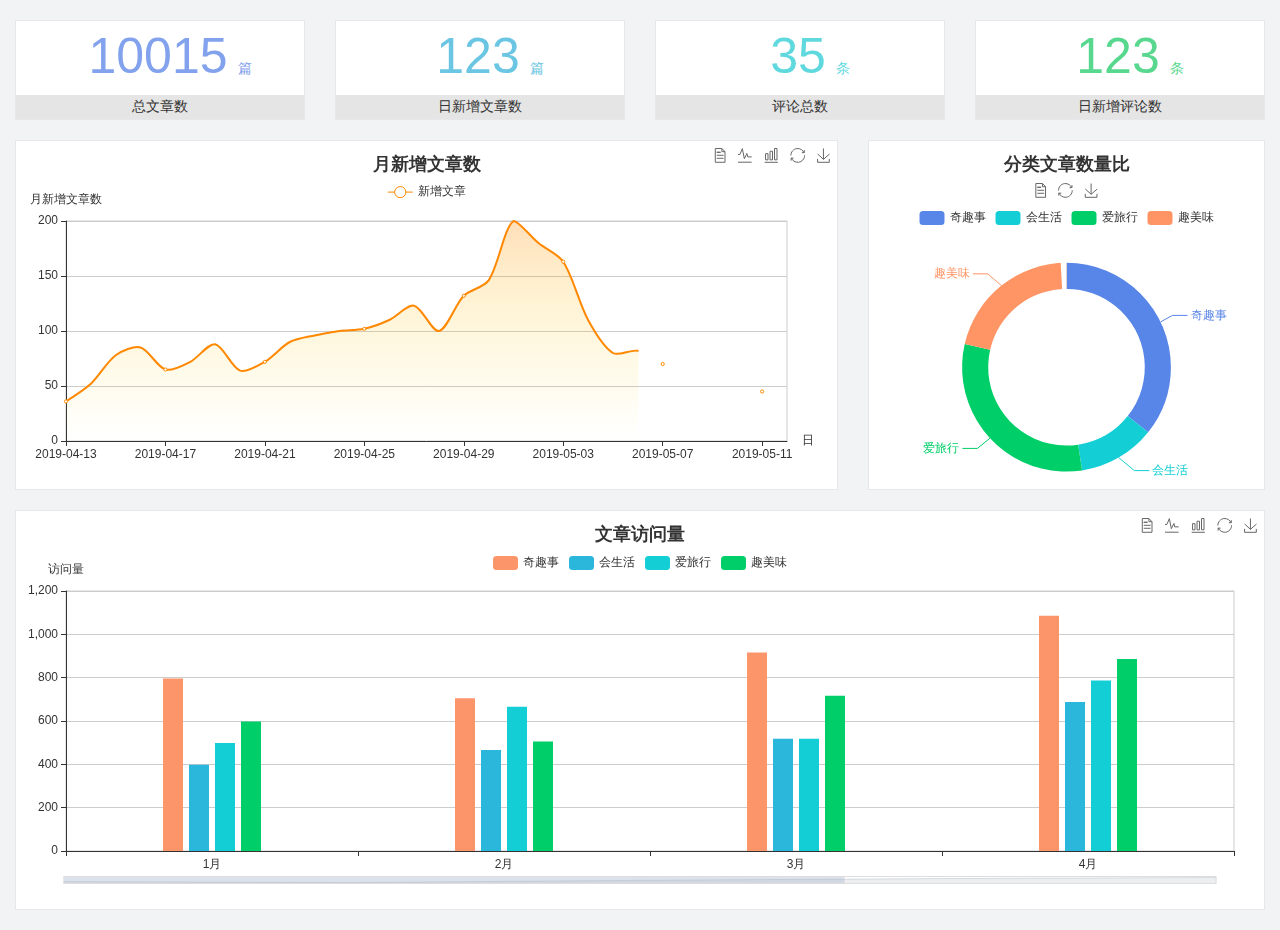
<file: home/dashboard.html>
<!DOCTYPE html>
<html lang="en">

<head>
  <meta charset="UTF-8">
  <meta name="viewport" content="width=device-width, initial-scale=1.0">
  <meta http-equiv="X-UA-Compatible" content="ie=edge">
  <title>图表统计</title>
  <link rel="stylesheet" href="../assets/lib/bootstrap.css" />
  <link rel="stylesheet" href="../assets/lib/main.css" />
  <script src="../assets/lib/jquery.js"></script>
  <script type="text/javascript" src="../assets/lib/echarts.min.js"></script>
</head>

<body>
  <div class="container-fluid">
    <div class="row spannel_list">
      <div class="col-sm-3 col-xs-6">
        <div class="spannel">
          <em>10015</em><span>篇</span>
          <b>总文章数</b>
        </div>
      </div>
      <div class="col-sm-3 col-xs-6">
        <div class="spannel scolor01">
          <em>123</em><span>篇</span>
          <b>日新增文章数</b>
        </div>
      </div>
      <div class="col-sm-3 col-xs-6">
        <div class="spannel scolor02">
          <em>35</em><span>条</span>
          <b>评论总数</b>
        </div>
      </div>
      <div class="col-sm-3 col-xs-6">
        <div class="spannel scolor03">
          <em>123</em><span>条</span>
          <b>日新增评论数</b>
        </div>
      </div>
    </div>
  </div>

  <div class="container-fluid">
    <div class="row curve-pie">
      <div class="col-lg-8 col-md-8">
        <div class="gragh_pannel" id="curve_show"></div>
      </div>
      <div class="col-lg-4 col-md-4">
        <div class="gragh_pannel" id="pie_show"></div>
      </div>
    </div>
  </div>

  <div class="container-fluid">
    <div class="column_pannel" id="column_show"></div>
  </div>

  <script>
    var oChart = echarts.init(document.getElementById('curve_show'));
    var aList_all = [
      { 'count': 36, 'date': '2019-04-13' },
      { 'count': 52, 'date': '2019-04-14' },
      { 'count': 78, 'date': '2019-04-15' },
      { 'count': 85, 'date': '2019-04-16' },
      { 'count': 65, 'date': '2019-04-17' },
      { 'count': 72, 'date': '2019-04-18' },
      { 'count': 88, 'date': '2019-04-19' },
      { 'count': 64, 'date': '2019-04-20' },
      { 'count': 72, 'date': '2019-04-21' },
      { 'count': 90, 'date': '2019-04-22' },
      { 'count': 96, 'date': '2019-04-23' },
      { 'count': 100, 'date': '2019-04-24' },
      { 'count': 102, 'date': '2019-04-25' },
      { 'count': 110, 'date': '2019-04-26' },
      { 'count': 123, 'date': '2019-04-27' },
      { 'count': 100, 'date': '2019-04-28' },
      { 'count': 132, 'date': '2019-04-29' },
      { 'count': 146, 'date': '2019-04-30' },
      { 'count': 200, 'date': '2019-05-01' },
      { 'count': 180, 'date': '2019-05-02' },
      { 'count': 163, 'date': '2019-05-03' },
      { 'count': 110, 'date': '2019-05-04' },
      { 'count': 80, 'date': '2019-05-05' },
      { 'count': 82, 'date': '2019-05-06' },
      { 'count': 70, 'date': '2019-05-07' },
      { 'count': 65, 'date': '2019-05-08' },
      { 'count': 54, 'date': '2019-05-09' },
      { 'count': 40, 'date': '2019-05-10' },
      { 'count': 45, 'date': '2019-05-11' },
      { 'count': 38, 'date': '2019-05-12' },
    ];

    let aCount = [];
    let aDate = [];

    for (var i = 0; i < aList_all.length; i++) {
      aCount.push(aList_all[i].count);
      aDate.push(aList_all[i].date);
    }

    var chartopt = {
      title: {
        text: '月新增文章数',
        left: 'center',
        top: '10'
      },
      tooltip: {
        trigger: 'axis'
      },
      legend: {
        data: ['新增文章'],
        top: '40'
      },
      toolbox: {
        show: true,
        feature: {
          mark: { show: true },
          dataView: { show: true, readOnly: false },
          magicType: { show: true, type: ['line', 'bar'] },
          restore: { show: true },
          saveAsImage: { show: true }
        }
      },
      calculable: true,
      xAxis: [
        {
          name: '日',
          type: 'category',
          boundaryGap: false,
          data: aDate
        }
      ],
      yAxis: [
        {
          name: '月新增文章数',
          type: 'value'
        }
      ],
      series: [
        {
          name: '新增文章',
          type: 'line',
          smooth: true,
          itemStyle: { normal: { areaStyle: { type: 'default' }, color: '#f80' }, lineStyle: { color: '#f80' } },
          data: aCount
        }],
      areaStyle: {
        normal: {
          color: new echarts.graphic.LinearGradient(0, 0, 0, 1, [{
            offset: 0,
            color: 'rgba(255,136,0,0.39)'
          }, {
            offset: .34,
            color: 'rgba(255,180,0,0.25)'
          }, {
            offset: 1,
            color: 'rgba(255,222,0,0.00)'
          }])

        }
      },
      grid: {
        show: true,
        x: 50,
        x2: 50,
        y: 80,
        height: 220
      }
    };

    oChart.setOption(chartopt);


    var oPie = echarts.init(document.getElementById('pie_show'));
    var oPieopt =
    {
      title: {
        top: 10,
        text: '分类文章数量比',
        x: 'center'
      },
      tooltip: {
        trigger: 'item',
        formatter: "{a} <br/>{b} : {c} ({d}%)"
      },
      color: ['#5885e8', '#13cfd5', '#00ce68', '#ff9565'],
      legend: {
        x: 'center',
        top: 65,
        data: ['奇趣事', '会生活', '爱旅行', '趣美味']
      },
      toolbox: {
        show: true,
        x: 'center',
        top: 35,
        feature: {
          mark: { show: true },
          dataView: { show: true, readOnly: false },
          magicType: {
            show: true,
            type: ['pie', 'funnel'],
            option: {
              funnel: {
                x: '25%',
                width: '50%',
                funnelAlign: 'left',
                max: 1548
              }
            }
          },
          restore: { show: true },
          saveAsImage: { show: true }
        }
      },
      calculable: true,
      series: [
        {
          name: '访问来源',
          type: 'pie',
          radius: ['45%', '60%'],
          center: ['50%', '65%'],
          data: [
            { value: 300, name: '奇趣事' },
            { value: 100, name: '会生活' },
            { value: 260, name: '爱旅行' },
            { value: 180, name: '趣美味' }
          ]
        }
      ]
    };
    oPie.setOption(oPieopt);



    var oColumn = this.echarts.init(document.getElementById('column_show'));
    var oColumnopt =
    {
      title: {
        text: '文章访问量',
        left: 'center',
        top: '10'
      },
      tooltip: {
        trigger: 'axis'
      },
      legend: {
        data: ['奇趣事', '会生活', '爱旅行', '趣美味'],
        top: '40'
      },
      toolbox: {
        show: true,
        feature: {
          mark: { show: true },
          dataView: { show: true, readOnly: false },
          magicType: { show: true, type: ['line', 'bar'] },
          restore: { show: true },
          saveAsImage: { show: true }
        }
      },
      calculable: true,
      xAxis: [
        {
          type: 'category',
          data: ['1月', '2月', '3月', '4月', '5月']
        }
      ],
      yAxis: [
        {
          name: '访问量',
          type: 'value'
        }
      ],
      series: [
        {
          name: '奇趣事',
          type: 'bar',
          barWidth: 20,
          itemStyle: {
            normal: { areaStyle: { type: 'default' }, color: '#fd956a' }
          },
          data: [800, 708, 920, 1090, 1200]
        },
        {
          name: '会生活',
          type: 'bar',
          barWidth: 20,
          itemStyle: {
            normal: { areaStyle: { type: 'default' }, color: '#2bb6db' }
          },
          data: [400, 468, 520, 690, 800]
        },
        {
          name: '爱旅行',
          type: 'bar',
          barWidth: 20,
          itemStyle: {
            normal: { areaStyle: { type: 'default' }, color: '#13cfd5' }
          },
          data: [500, 668, 520, 790, 900]
        },
        {
          name: '趣美味',
          type: 'bar',
          barWidth: 20,
          itemStyle: {
            normal: { areaStyle: { type: 'default' }, color: '#00ce68' }
          },
          data: [600, 508, 720, 890, 1000]
        }
      ],
      grid: {
        show: true,
        x: 50,
        x2: 30,
        y: 80,
        height: 260
      },
      dataZoom: [//给x轴设置滚动条
        {
          start: 0,//默认为0
          end: 100 - 1000 / 31,//默认为100
          type: 'slider',
          show: true,
          xAxisIndex: [0],
          handleSize: 0,//滑动条的 左右2个滑动条的大小
          height: 8,//组件高度
          left: 45, //左边的距离
          right: 50,//右边的距离
          bottom: 26,//右边的距离
          handleColor: '#ddd',//h滑动图标的颜色
          handleStyle: {
            borderColor: "#cacaca",
            borderWidth: "1",
            shadowBlur: 2,
            background: "#ddd",
            shadowColor: "#ddd",
          }
        }]
    };
    oColumn.setOption(oColumnopt);
  </script>
</body>

</html>
</file>
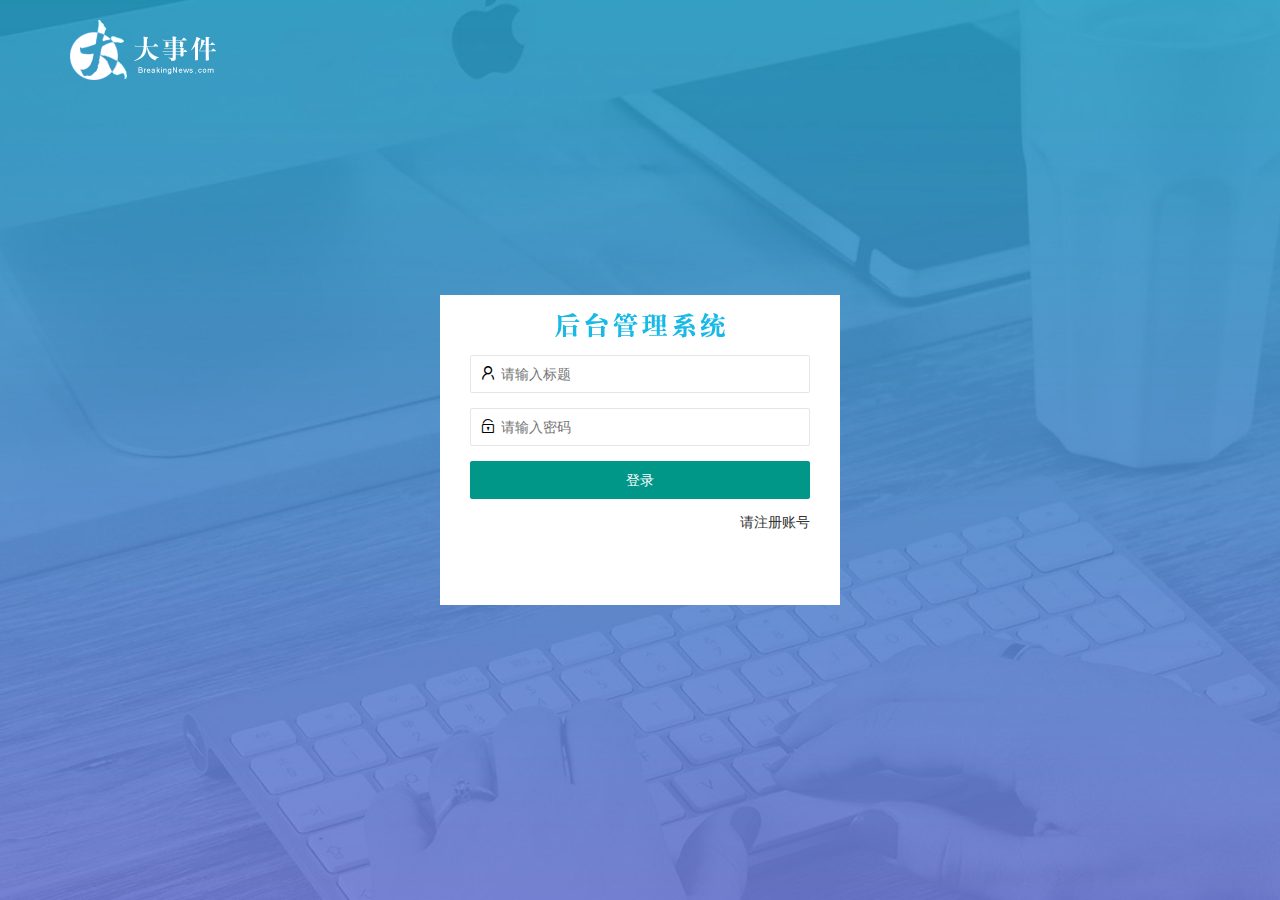
<file: home/login.html>
<!DOCTYPE html>
<html lang="en">
  <head>
    <meta charset="UTF-8" />
    <meta name="viewport" content="width=device-width, initial-scale=1.0" />
    <title>Document</title>
    <link rel="stylesheet" href="../assets/lib/layui/css/layui.css" />
    <link rel="stylesheet" href="../assets/css/login.css" />
  </head>
  <body>
    <div class="layui-main log">
      <img src="../assets/images/logo.png" alt="" />
    </div>
    <!-- 登录和注册 -->
    <div class="box">
      <div class="title"></div>
      <div class="loginAndRegi">
        <!-- 登录form -->
        <div class="login">
          <form class="layui-form" id="loginForm">
            <div class="layui-form-item">
              <!-- h5中新增了required 表单校验功能 -->
              <i class="layui-icon layui-icon-username"></i>
              <input
                type="text"
                name="username"
                required
                lay-verify="required"
                placeholder="请输入标题"
                autocomplete="off"
                class="layui-input"
              />
            </div>

            <div class="layui-form-item">
              <i class="layui-icon layui-icon-password"></i>
              <input
                type="password"
                name="password"
                required
                lay-verify="required|pass"
                placeholder="请输入密码"
                autocomplete="off"
                class="layui-input"
              />
            </div>

            <div class="layui-form-item">
              <button
                class="layui-btn layui-btn-fluid"
                lay-submit
                lay-filter="formDemo"
              >
                登录
              </button>
            </div>
            <a href="javascript:;" id="goToRegi">请注册账号</a>
          </form>
        </div>

        <!-- 注册form -->
        <div class="register">
          <form class="layui-form" id="registerForm">
            <div class="layui-form-item">
              <!-- h5中新增了required 表单校验功能 -->
              <i class="layui-icon layui-icon-username"></i>
              <input
                type="text"
                name="username"
                required
                lay-verify="required"
                placeholder="请输入标题"
                autocomplete="off"
                class="layui-input"
              />
            </div>

            <div class="layui-form-item">
              <i class="layui-icon layui-icon-password"></i>
              <input
                type="password"
                name="password"
                required
                lay-verify="required|pass"
                placeholder="请输入密码"
                autocomplete="off"
                class="layui-input passIpt"
              />
            </div>
            <div class="layui-form-item">
              <i class="layui-icon layui-icon-password"></i>
              <input
                type="password"
                name="repassword"
                required
                lay-verify="required|pass|repass"
                placeholder="请再次输入密码"
                autocomplete="off"
                class="layui-input"
              />
            </div>

            <div class="layui-form-item">
              <button
                class="layui-btn layui-btn-fluid"
                lay-submit
                lay-filter="formDemo"
              >
                登录
              </button>
            </div>
            <a href="javascript:;" id="goToLogin">去登陆</a>
          </form>
          
        </div>
      </div>
    </div>
 
    <script src="../assets/lib/jquery.js"></script>
    <script src="../assets/lib/layui/layui.all.js"></script>
    <script src="../assets/js/ajaxConfig.js"></script>
    <script src="../assets/js/login.js"></script>
  </body>
</html>
</file>
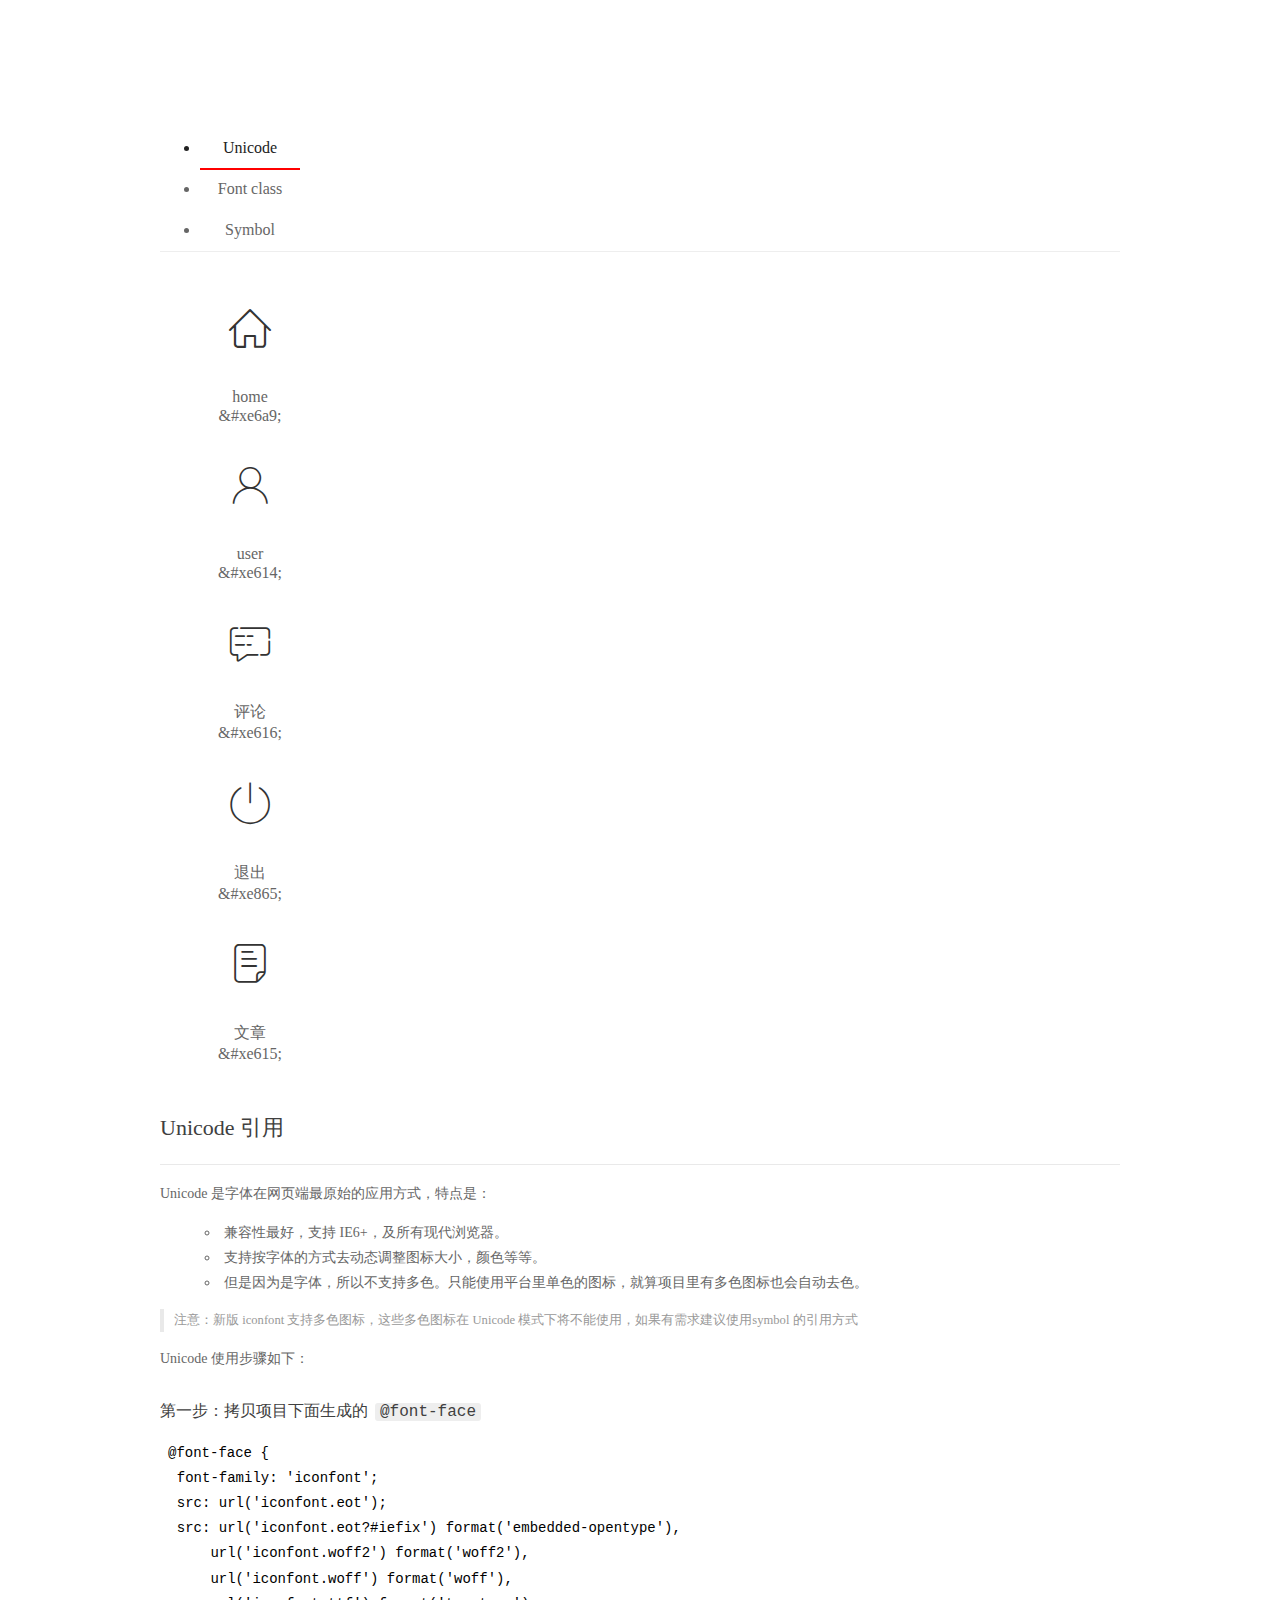
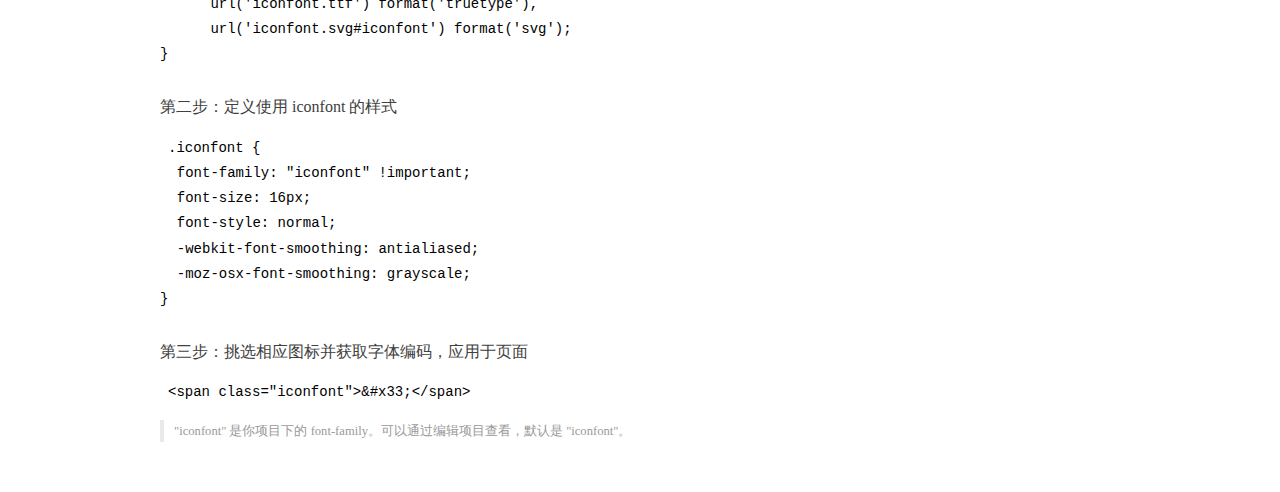
<file: assets/fonts/demo_index.html>
<!DOCTYPE html>
<html>
<head>
  <meta charset="utf-8"/>
  <title>IconFont Demo</title>
  <link rel="shortcut icon" href="https://gtms04.alicdn.com/tps/i4/TB1_oz6GVXXXXaFXpXXJDFnIXXX-64-64.ico" type="image/x-icon"/>
  <link rel="stylesheet" href="https://g.alicdn.com/thx/cube/1.3.2/cube.min.css">
  <link rel="stylesheet" href="demo.css">
  <link rel="stylesheet" href="iconfont.css">
  <script src="iconfont.js"></script>
  <!-- jQuery -->
  <script src="https://a1.alicdn.com/oss/uploads/2018/12/26/7bfddb60-08e8-11e9-9b04-53e73bb6408b.js"></script>
  <!-- 代码高亮 -->
  <script src="https://a1.alicdn.com/oss/uploads/2018/12/26/a3f714d0-08e6-11e9-8a15-ebf944d7534c.js"></script>
</head>
<body>
  <div class="main">
    <h1 class="logo"><a href="https://www.iconfont.cn/" title="iconfont 首页" target="_blank">&#xe86b;</a></h1>
    <div class="nav-tabs">
      <ul id="tabs" class="dib-box">
        <li class="dib active"><span>Unicode</span></li>
        <li class="dib"><span>Font class</span></li>
        <li class="dib"><span>Symbol</span></li>
      </ul>
      
    </div>
    <div class="tab-container">
      <div class="content unicode" style="display: block;">
          <ul class="icon_lists dib-box">
          
            <li class="dib">
              <span class="icon iconfont">&#xe6a9;</span>
                <div class="name">home</div>
                <div class="code-name">&amp;#xe6a9;</div>
              </li>
          
            <li class="dib">
              <span class="icon iconfont">&#xe614;</span>
                <div class="name">user</div>
                <div class="code-name">&amp;#xe614;</div>
              </li>
          
            <li class="dib">
              <span class="icon iconfont">&#xe616;</span>
                <div class="name">评论</div>
                <div class="code-name">&amp;#xe616;</div>
              </li>
          
            <li class="dib">
              <span class="icon iconfont">&#xe865;</span>
                <div class="name">退出</div>
                <div class="code-name">&amp;#xe865;</div>
              </li>
          
            <li class="dib">
              <span class="icon iconfont">&#xe615;</span>
                <div class="name">文章</div>
                <div class="code-name">&amp;#xe615;</div>
              </li>
          
          </ul>
          <div class="article markdown">
          <h2 id="unicode-">Unicode 引用</h2>
          <hr>

          <p>Unicode 是字体在网页端最原始的应用方式，特点是：</p>
          <ul>
            <li>兼容性最好，支持 IE6+，及所有现代浏览器。</li>
            <li>支持按字体的方式去动态调整图标大小，颜色等等。</li>
            <li>但是因为是字体，所以不支持多色。只能使用平台里单色的图标，就算项目里有多色图标也会自动去色。</li>
          </ul>
          <blockquote>
            <p>注意：新版 iconfont 支持多色图标，这些多色图标在 Unicode 模式下将不能使用，如果有需求建议使用symbol 的引用方式</p>
          </blockquote>
          <p>Unicode 使用步骤如下：</p>
          <h3 id="-font-face">第一步：拷贝项目下面生成的 <code>@font-face</code></h3>
<pre><code class="language-css"
>@font-face {
  font-family: 'iconfont';
  src: url('iconfont.eot');
  src: url('iconfont.eot?#iefix') format('embedded-opentype'),
      url('iconfont.woff2') format('woff2'),
      url('iconfont.woff') format('woff'),
      url('iconfont.ttf') format('truetype'),
      url('iconfont.svg#iconfont') format('svg');
}
</code></pre>
          <h3 id="-iconfont-">第二步：定义使用 iconfont 的样式</h3>
<pre><code class="language-css"
>.iconfont {
  font-family: "iconfont" !important;
  font-size: 16px;
  font-style: normal;
  -webkit-font-smoothing: antialiased;
  -moz-osx-font-smoothing: grayscale;
}
</code></pre>
          <h3 id="-">第三步：挑选相应图标并获取字体编码，应用于页面</h3>
<pre>
<code class="language-html"
>&lt;span class="iconfont"&gt;&amp;#x33;&lt;/span&gt;
</code></pre>
          <blockquote>
            <p>"iconfont" 是你项目下的 font-family。可以通过编辑项目查看，默认是 "iconfont"。</p>
          </blockquote>
          </div>
      </div>
      <div class="content font-class">
        <ul class="icon_lists dib-box">
          
          <li class="dib">
            <span class="icon iconfont icon-home"></span>
            <div class="name">
              home
            </div>
            <div class="code-name">.icon-home
            </div>
          </li>
          
          <li class="dib">
            <span class="icon iconfont icon-user"></span>
            <div class="name">
              user
            </div>
            <div class="code-name">.icon-user
            </div>
          </li>
          
          <li class="dib">
            <span class="icon iconfont icon-pinglun"></span>
            <div class="name">
              评论
            </div>
            <div class="code-name">.icon-pinglun
            </div>
          </li>
          
          <li class="dib">
            <span class="icon iconfont icon-tuichu"></span>
            <div class="name">
              退出
            </div>
            <div class="code-name">.icon-tuichu
            </div>
          </li>
          
          <li class="dib">
            <span class="icon iconfont icon-16"></span>
            <div class="name">
              文章
            </div>
            <div class="code-name">.icon-16
            </div>
          </li>
          
        </ul>
        <div class="article markdown">
        <h2 id="font-class-">font-class 引用</h2>
        <hr>

        <p>font-class 是 Unicode 使用方式的一种变种，主要是解决 Unicode 书写不直观，语意不明确的问题。</p>
        <p>与 Unicode 使用方式相比，具有如下特点：</p>
        <ul>
          <li>兼容性良好，支持 IE8+，及所有现代浏览器。</li>
          <li>相比于 Unicode 语意明确，书写更直观。可以很容易分辨这个 icon 是什么。</li>
          <li>因为使用 class 来定义图标，所以当要替换图标时，只需要修改 class 里面的 Unicode 引用。</li>
          <li>不过因为本质上还是使用的字体，所以多色图标还是不支持的。</li>
        </ul>
        <p>使用步骤如下：</p>
        <h3 id="-fontclass-">第一步：引入项目下面生成的 fontclass 代码：</h3>
<pre><code class="language-html">&lt;link rel="stylesheet" href="./iconfont.css"&gt;
</code></pre>
        <h3 id="-">第二步：挑选相应图标并获取类名，应用于页面：</h3>
<pre><code class="language-html">&lt;span class="iconfont icon-xxx"&gt;&lt;/span&gt;
</code></pre>
        <blockquote>
          <p>"
            iconfont" 是你项目下的 font-family。可以通过编辑项目查看，默认是 "iconfont"。</p>
        </blockquote>
      </div>
      </div>
      <div class="content symbol">
          <ul class="icon_lists dib-box">
          
            <li class="dib">
                <svg class="icon svg-icon" aria-hidden="true">
                  <use xlink:href="#icon-home"></use>
                </svg>
                <div class="name">home</div>
                <div class="code-name">#icon-home</div>
            </li>
          
            <li class="dib">
                <svg class="icon svg-icon" aria-hidden="true">
                  <use xlink:href="#icon-user"></use>
                </svg>
                <div class="name">user</div>
                <div class="code-name">#icon-user</div>
            </li>
          
            <li class="dib">
                <svg class="icon svg-icon" aria-hidden="true">
                  <use xlink:href="#icon-pinglun"></use>
                </svg>
                <div class="name">评论</div>
                <div class="code-name">#icon-pinglun</div>
            </li>
          
            <li class="dib">
                <svg class="icon svg-icon" aria-hidden="true">
                  <use xlink:href="#icon-tuichu"></use>
                </svg>
                <div class="name">退出</div>
                <div class="code-name">#icon-tuichu</div>
            </li>
          
            <li class="dib">
                <svg class="icon svg-icon" aria-hidden="true">
                  <use xlink:href="#icon-16"></use>
                </svg>
                <div class="name">文章</div>
                <div class="code-name">#icon-16</div>
            </li>
          
          </ul>
          <div class="article markdown">
          <h2 id="symbol-">Symbol 引用</h2>
          <hr>

          <p>这是一种全新的使用方式，应该说这才是未来的主流，也是平台目前推荐的用法。相关介绍可以参考这篇<a href="">文章</a>
            这种用法其实是做了一个 SVG 的集合，与另外两种相比具有如下特点：</p>
          <ul>
            <li>支持多色图标了，不再受单色限制。</li>
            <li>通过一些技巧，支持像字体那样，通过 <code>font-size</code>, <code>color</code> 来调整样式。</li>
            <li>兼容性较差，支持 IE9+，及现代浏览器。</li>
            <li>浏览器渲染 SVG 的性能一般，还不如 png。</li>
          </ul>
          <p>使用步骤如下：</p>
          <h3 id="-symbol-">第一步：引入项目下面生成的 symbol 代码：</h3>
<pre><code class="language-html">&lt;script src="./iconfont.js"&gt;&lt;/script&gt;
</code></pre>
          <h3 id="-css-">第二步：加入通用 CSS 代码（引入一次就行）：</h3>
<pre><code class="language-html">&lt;style&gt;
.icon {
  width: 1em;
  height: 1em;
  vertical-align: -0.15em;
  fill: currentColor;
  overflow: hidden;
}
&lt;/style&gt;
</code></pre>
          <h3 id="-">第三步：挑选相应图标并获取类名，应用于页面：</h3>
<pre><code class="language-html">&lt;svg class="icon" aria-hidden="true"&gt;
  &lt;use xlink:href="#icon-xxx"&gt;&lt;/use&gt;
&lt;/svg&gt;
</code></pre>
          </div>
      </div>

    </div>
  </div>
  <script>
  $(document).ready(function () {
      $('.tab-container .content:first').show()

      $('#tabs li').click(function (e) {
        var tabContent = $('.tab-container .content')
        var index = $(this).index()

        if ($(this).hasClass('active')) {
          return
        } else {
          $('#tabs li').removeClass('active')
          $(this).addClass('active')

          tabContent.hide().eq(index).fadeIn()
        }
      })
    })
  </script>
</body>
</html>
</file>
<file: assets/lib/main.css>
body{
    font-family:'MicroSoft YaHei';
    background-color: #f2f3f5;
}
.main_wrap{
    position:fixed;
    width:100%;
    height:100%;
    left:0px;
    top:0px;
    background:url('../images/login_bg.jpg'); 
    background-size:100% 100%; 
  }
.header{
    width:1200px;
    overflow: hidden;
    margin:20px auto 0;
}
.heade .logo{
    float: left;
}
.header .copyright{
    float:right;
    font-size:12px;
    color:#fff;
    text-align:right;
    line-height:20px;
    margin-top:10px;
}
.login_form_con{
    position:absolute;
    left:50%;
    top:50%;
    margin-left:-200px;
    margin-top:-155px;
    width:400px;
    height:310px;
    background-color: #edeff0;
}

.login_form{
    position: relative;
}

.login_form .icon-user{
    position:absolute;
    font-size:16px;
    color:#999;
    left:46px;
    top:12px;
}
.login_form .icon-key{
    position:absolute;
    font-size:18px;
    color:#999;
    left:46px;
    top:78px;
}
.login_title{
    height:60px;
    background:url('../images/login_title.png') center center no-repeat #fff;
}
.input_txt,.input_pass,.input_sub{
    display:block;
    width:334px;
    height:37px;
    padding:0px;
    text-indent:40px;
    border:1px solid #ddd;
    margin:27px auto 0;
    outline:none;
}
.input_sub{
    margin-top:40px;
    height:42px;
    background-color: #19b9e7;
    text-indent:0px;
    font-size:18px;
    color:#fff;
    cursor: pointer;
}
.input_sub:hover{
    background-color: #08a0cc;
}

.sider{
    position:fixed;
    left:0;
    top:0;
    bottom:0;
    width:210px;
    background-color: #323745;
}
.sider .logo{
    display:block;
    height:56px;
    background-color: #242732;
    overflow: hidden;
}
.sider .logo img{
    display:block;
    margin:6px auto 0;
}
.user_info{
    height:79px;
    border-bottom:1px solid #5a5e6b;
}

.user_info img{
    float: left;
    width:40px;
    height:40px;
    border-radius:20px;
    margin:19px 0 0 30px;
}
.user_info span{
    float: left;
    width:120px;
    font-size:12px;
    color:#fff;
    margin:23px 0 0 20px;
}
.user_info b{
    float: left;
    width: 120px;
    font-weight:normal;
    font-size:12px;
    color:#adafb5;
    margin:2px 0 0 20px;
}

.menu .level01{
    height:50px;
    line-height:50px;
}
.menu .level01 a{
    display:block;
    height:50px;
    font-size:12px;
    color:#adafb5;
    overflow: hidden;
}
.menu .level01.active a{
    background-color: #1378f0;
    color:#fff;
}
.menu .level01.active i{
    color:#fff;
}

.menu .level01 a:hover{
    background-color: #1378f0;
    color:#fff;
}
.menu .level01 a:hover i{
    color:#fff;
}
.menu .level01 i{
    color:#61646f;
    font-size:22px;
    float: left;
    margin-left:26px;
}
.menu .level01 span{
    float: left;
    margin-left:10px;
}
.menu .level01 b{
    float: right;
    margin-right:20px;
    font-weight:normal;
    transform:rotate(90deg);
    transition:all 500ms ease;
}

.menu .level01 .rotate0{
    transform:rotate(0deg);
}

.menu .level02{
    background: #242732;
    display:none;
}


.menu .level02 li{
    height:40px;
    line-height:40px;
}
.menu .level02 li a{
    display:block;
    height:40px;
    font-size:12px;
    color:#adafb5;
    overflow: hidden;
}

.menu .level02 li a:hover{
    background-color: #1378f0;
    color:#fff;
}

.menu .level02 li i{
    font-size:12px;
    float: left;
    margin-left:60px;
}
.menu .level02 li span{
    font-size:12px;
    float: left;
    margin-left:5px;
}

.menu .level02 .active a{
    color:#ffae00;
}

.header_bar{
    position:fixed;
    left:210px;
    right:0;
    top:0;
    height:56px;
    background-color: #fff;
}

.main{
    position:fixed;
    left:210px;
    top:56px;
    right:0;
    bottom:0;
    background-color: #f2f3f5;
}

.search_form{
    width:218px;
    height:33px;
    border:1px solid #ddd;
    background-color: #f2f3f5;
    border-radius:16px;
    float: left;
    margin:12px 0 0 27px;
}

.search_form input{
    padding:0px;
    margin:0px;
    border:0px;
    float: left;
    background-color: #f2f3f5;
    font-size:12px;
    width:175px;
    height:31px;
    margin-left:12px;
    outline:none;
   
}

.search_form .icon-search{
    line-height:33px;
    cursor: pointer;
    font-size:18px;
    color:#abaebb;
}
.user_center_link{
    float:right;

}
.user_center_link a{
    line-height:56px;
    font-size:12px;
    color:#999;
    margin-right:15px;
}
.user_center_link a:hover{
    color:#ffae00
}

.user_center_link img{
    width:42px;
    height:42px;
    border-radius:32px;
    margin-right:10px;
}

.spannel_list{
    margin-top:20px;
}

.spannel{
	height:100px;
	overflow:hidden;
	text-align:center;
    position:relative;
    background-color: #fff;
    border:1px solid #e7e7e9;
    margin-bottom:20px;
}

.spannel em{
    font-style:normal;
	font-size:50px;
	line-height:50px;
	display:inline-block;
	margin:10px 0 0 20px;
	font-family:'Arial';
	color:#83a2ed;
}

.spannel span{
	font-size:14px;
	display:inline-block;
	color:#83a2ed;
	margin-left:10px;
}

.spannel b{
	position:absolute;
	left:0;
	bottom:0;
	width:100%;
	line-height:24px;
	background:#e5e5e5;
	color:#333;
	font-size:14px;
	font-weight:normal;
}

.scolor01 em,.scolor01 span{
	color:#6ac6e2;
}

.scolor02 em,.scolor02 span{
	color:#5fd9de;
}

.scolor03 em,.scolor03 span{
	color:#58d88e;
}


.gragh_pannel{
    height:350px;
    border:1px solid #e7e7e9;
    background-color: #fff!important; 
    margin-bottom:20px;  
}

.column_pannel{
    margin-bottom:20px;
    height:400px;
    border:1px solid #e7e7e9;
    background-color: #fff!important;   
}

.common_title{
    line-height:42px;
    background-color: #fbfbfb;
    border:1px solid #e7e7e9;
    margin-top:20px;
    text-indent: 15px;
    font-size:14px;
    color:#333;
}

.common_con{
    border:1px solid #e7e7e9;
    border-top:0px;
    background-color: #fff;
    padding-bottom:20px;
    margin-bottom:20px;
}
.opt_btns{
    margin-top:20px;
}

.mp20{
    margin-top:20px;
}

.pagination{   
   margin:0;
}

.article_form{
    margin-top:20px;
}

.form-group{
    margin-bottom:25px;
}

.form-group label{
    font-weight:normal;
    color:#666;
}

.icon-icondate{
    line-height:16px;
}

.user_pic{
    width:100px;
    height:100px;
    margin-bottom:10px;
}

.article_cover{
    width:200px;
    height:200px;
    margin-bottom:10px;
}
</file>
<file: assets/lib/layui/css/layui.css>
/** layui-v2.5.6 MIT License By https://www.layui.com */
 .layui-inline,img{display:inline-block;vertical-align:middle}h1,h2,h3,h4,h5,h6{font-weight:400}.layui-edge,.layui-header,.layui-inline,.layui-main{position:relative}.layui-body,.layui-edge,.layui-elip{overflow:hidden}.layui-btn,.layui-edge,.layui-inline,img{vertical-align:middle}.layui-btn,.layui-disabled,.layui-icon,.layui-unselect{-moz-user-select:none;-webkit-user-select:none;-ms-user-select:none}.layui-elip,.layui-form-checkbox span,.layui-form-pane .layui-form-label{text-overflow:ellipsis;white-space:nowrap}.layui-breadcrumb,.layui-tree-btnGroup{visibility:hidden}blockquote,body,button,dd,div,dl,dt,form,h1,h2,h3,h4,h5,h6,input,li,ol,p,pre,td,textarea,th,ul{margin:0;padding:0;-webkit-tap-highlight-color:rgba(0,0,0,0)}a:active,a:hover{outline:0}img{border:none}li{list-style:none}table{border-collapse:collapse;border-spacing:0}h4,h5,h6{font-size:100%}button,input,optgroup,option,select,textarea{font-family:inherit;font-size:inherit;font-style:inherit;font-weight:inherit;outline:0}pre{white-space:pre-wrap;white-space:-moz-pre-wrap;white-space:-pre-wrap;white-space:-o-pre-wrap;word-wrap:break-word}body{line-height:24px;font:14px Helvetica Neue,Helvetica,PingFang SC,Tahoma,Arial,sans-serif}hr{height:1px;margin:10px 0;border:0;clear:both}a{color:#333;text-decoration:none}a:hover{color:#777}a cite{font-style:normal;*cursor:pointer}.layui-border-box,.layui-border-box *{box-sizing:border-box}.layui-box,.layui-box *{box-sizing:content-box}.layui-clear{clear:both;*zoom:1}.layui-clear:after{content:'\20';clear:both;*zoom:1;display:block;height:0}.layui-inline{*display:inline;*zoom:1}.layui-edge{display:inline-block;width:0;height:0;border-width:6px;border-style:dashed;border-color:transparent}.layui-edge-top{top:-4px;border-bottom-color:#999;border-bottom-style:solid}.layui-edge-right{border-left-color:#999;border-left-style:solid}.layui-edge-bottom{top:2px;border-top-color:#999;border-top-style:solid}.layui-edge-left{border-right-color:#999;border-right-style:solid}.layui-disabled,.layui-disabled:hover{color:#d2d2d2!important;cursor:not-allowed!important}.layui-circle{border-radius:100%}.layui-show{display:block!important}.layui-hide{display:none!important}@font-face{font-family:layui-icon;src:url(../font/iconfont.eot?v=256);src:url(../font/iconfont.eot?v=256#iefix) format('embedded-opentype'),url(../font/iconfont.woff2?v=256) format('woff2'),url(../font/iconfont.woff?v=256) format('woff'),url(../font/iconfont.ttf?v=256) format('truetype'),url(../font/iconfont.svg?v=256#layui-icon) format('svg')}.layui-icon{font-family:layui-icon!important;font-size:16px;font-style:normal;-webkit-font-smoothing:antialiased;-moz-osx-font-smoothing:grayscale}.layui-icon-reply-fill:before{content:"\e611"}.layui-icon-set-fill:before{content:"\e614"}.layui-icon-menu-fill:before{content:"\e60f"}.layui-icon-search:before{content:"\e615"}.layui-icon-share:before{content:"\e641"}.layui-icon-set-sm:before{content:"\e620"}.layui-icon-engine:before{content:"\e628"}.layui-icon-close:before{content:"\1006"}.layui-icon-close-fill:before{content:"\1007"}.layui-icon-chart-screen:before{content:"\e629"}.layui-icon-star:before{content:"\e600"}.layui-icon-circle-dot:before{content:"\e617"}.layui-icon-chat:before{content:"\e606"}.layui-icon-release:before{content:"\e609"}.layui-icon-list:before{content:"\e60a"}.layui-icon-chart:before{content:"\e62c"}.layui-icon-ok-circle:before{content:"\1005"}.layui-icon-layim-theme:before{content:"\e61b"}.layui-icon-table:before{content:"\e62d"}.layui-icon-right:before{content:"\e602"}.layui-icon-left:before{content:"\e603"}.layui-icon-cart-simple:before{content:"\e698"}.layui-icon-face-cry:before{content:"\e69c"}.layui-icon-face-smile:before{content:"\e6af"}.layui-icon-survey:before{content:"\e6b2"}.layui-icon-tree:before{content:"\e62e"}.layui-icon-ie:before{content:"\e7bb"}.layui-icon-upload-circle:before{content:"\e62f"}.layui-icon-add-circle:before{content:"\e61f"}.layui-icon-download-circle:before{content:"\e601"}.layui-icon-templeate-1:before{content:"\e630"}.layui-icon-util:before{content:"\e631"}.layui-icon-face-surprised:before{content:"\e664"}.layui-icon-edit:before{content:"\e642"}.layui-icon-speaker:before{content:"\e645"}.layui-icon-down:before{content:"\e61a"}.layui-icon-file:before{content:"\e621"}.layui-icon-layouts:before{content:"\e632"}.layui-icon-rate-half:before{content:"\e6c9"}.layui-icon-add-circle-fine:before{content:"\e608"}.layui-icon-prev-circle:before{content:"\e633"}.layui-icon-read:before{content:"\e705"}.layui-icon-404:before{content:"\e61c"}.layui-icon-carousel:before{content:"\e634"}.layui-icon-help:before{content:"\e607"}.layui-icon-code-circle:before{content:"\e635"}.layui-icon-windows:before{content:"\e67f"}.layui-icon-water:before{content:"\e636"}.layui-icon-username:before{content:"\e66f"}.layui-icon-find-fill:before{content:"\e670"}.layui-icon-about:before{content:"\e60b"}.layui-icon-location:before{content:"\e715"}.layui-icon-up:before{content:"\e619"}.layui-icon-pause:before{content:"\e651"}.layui-icon-date:before{content:"\e637"}.layui-icon-layim-uploadfile:before{content:"\e61d"}.layui-icon-delete:before{content:"\e640"}.layui-icon-play:before{content:"\e652"}.layui-icon-top:before{content:"\e604"}.layui-icon-firefox:before{content:"\e686"}.layui-icon-friends:before{content:"\e612"}.layui-icon-refresh-3:before{content:"\e9aa"}.layui-icon-ok:before{content:"\e605"}.layui-icon-layer:before{content:"\e638"}.layui-icon-face-smile-fine:before{content:"\e60c"}.layui-icon-dollar:before{content:"\e659"}.layui-icon-group:before{content:"\e613"}.layui-icon-layim-download:before{content:"\e61e"}.layui-icon-picture-fine:before{content:"\e60d"}.layui-icon-link:before{content:"\e64c"}.layui-icon-diamond:before{content:"\e735"}.layui-icon-log:before{content:"\e60e"}.layui-icon-key:before{content:"\e683"}.layui-icon-rate-solid:before{content:"\e67a"}.layui-icon-fonts-del:before{content:"\e64f"}.layui-icon-unlink:before{content:"\e64d"}.layui-icon-fonts-clear:before{content:"\e639"}.layui-icon-triangle-r:before{content:"\e623"}.layui-icon-circle:before{content:"\e63f"}.layui-icon-radio:before{content:"\e643"}.layui-icon-align-center:before{content:"\e647"}.layui-icon-align-right:before{content:"\e648"}.layui-icon-align-left:before{content:"\e649"}.layui-icon-loading-1:before{content:"\e63e"}.layui-icon-return:before{content:"\e65c"}.layui-icon-fonts-strong:before{content:"\e62b"}.layui-icon-upload:before{content:"\e67c"}.layui-icon-dialogue:before{content:"\e63a"}.layui-icon-video:before{content:"\e6ed"}.layui-icon-headset:before{content:"\e6fc"}.layui-icon-cellphone-fine:before{content:"\e63b"}.layui-icon-add-1:before{content:"\e654"}.layui-icon-face-smile-b:before{content:"\e650"}.layui-icon-fonts-html:before{content:"\e64b"}.layui-icon-screen-full:before{content:"\e622"}.layui-icon-form:before{content:"\e63c"}.layui-icon-cart:before{content:"\e657"}.layui-icon-camera-fill:before{content:"\e65d"}.layui-icon-tabs:before{content:"\e62a"}.layui-icon-heart-fill:before{content:"\e68f"}.layui-icon-fonts-code:before{content:"\e64e"}.layui-icon-ios:before{content:"\e680"}.layui-icon-at:before{content:"\e687"}.layui-icon-fire:before{content:"\e756"}.layui-icon-set:before{content:"\e716"}.layui-icon-fonts-u:before{content:"\e646"}.layui-icon-triangle-d:before{content:"\e625"}.layui-icon-tips:before{content:"\e702"}.layui-icon-picture:before{content:"\e64a"}.layui-icon-more-vertical:before{content:"\e671"}.layui-icon-bluetooth:before{content:"\e689"}.layui-icon-flag:before{content:"\e66c"}.layui-icon-loading:before{content:"\e63d"}.layui-icon-fonts-i:before{content:"\e644"}.layui-icon-refresh-1:before{content:"\e666"}.layui-icon-rmb:before{content:"\e65e"}.layui-icon-addition:before{content:"\e624"}.layui-icon-home:before{content:"\e68e"}.layui-icon-time:before{content:"\e68d"}.layui-icon-user:before{content:"\e770"}.layui-icon-notice:before{content:"\e667"}.layui-icon-chrome:before{content:"\e68a"}.layui-icon-edge:before{content:"\e68b"}.layui-icon-login-weibo:before{content:"\e675"}.layui-icon-voice:before{content:"\e688"}.layui-icon-upload-drag:before{content:"\e681"}.layui-icon-login-qq:before{content:"\e676"}.layui-icon-snowflake:before{content:"\e6b1"}.layui-icon-heart:before{content:"\e68c"}.layui-icon-logout:before{content:"\e682"}.layui-icon-file-b:before{content:"\e655"}.layui-icon-template:before{content:"\e663"}.layui-icon-transfer:before{content:"\e691"}.layui-icon-auz:before{content:"\e672"}.layui-icon-console:before{content:"\e665"}.layui-icon-app:before{content:"\e653"}.layui-icon-prev:before{content:"\e65a"}.layui-icon-website:before{content:"\e7ae"}.layui-icon-next:before{content:"\e65b"}.layui-icon-component:before{content:"\e857"}.layui-icon-android:before{content:"\e684"}.layui-icon-more:before{content:"\e65f"}.layui-icon-login-wechat:before{content:"\e677"}.layui-icon-shrink-right:before{content:"\e668"}.layui-icon-spread-left:before{content:"\e66b"}.layui-icon-camera:before{content:"\e660"}.layui-icon-note:before{content:"\e66e"}.layui-icon-refresh:before{content:"\e669"}.layui-icon-female:before{content:"\e661"}.layui-icon-male:before{content:"\e662"}.layui-icon-screen-restore:before{content:"\e758"}.layui-icon-password:before{content:"\e673"}.layui-icon-senior:before{content:"\e674"}.layui-icon-theme:before{content:"\e66a"}.layui-icon-tread:before{content:"\e6c5"}.layui-icon-praise:before{content:"\e6c6"}.layui-icon-star-fill:before{content:"\e658"}.layui-icon-rate:before{content:"\e67b"}.layui-icon-template-1:before{content:"\e656"}.layui-icon-vercode:before{content:"\e679"}.layui-icon-service:before{content:"\e626"}.layui-icon-cellphone:before{content:"\e678"}.layui-icon-print:before{content:"\e66d"}.layui-icon-cols:before{content:"\e610"}.layui-icon-wifi:before{content:"\e7e0"}.layui-icon-export:before{content:"\e67d"}.layui-icon-rss:before{content:"\e808"}.layui-icon-slider:before{content:"\e714"}.layui-icon-email:before{content:"\e618"}.layui-icon-subtraction:before{content:"\e67e"}.layui-icon-mike:before{content:"\e6dc"}.layui-icon-light:before{content:"\e748"}.layui-icon-gift:before{content:"\e627"}.layui-icon-mute:before{content:"\e685"}.layui-icon-reduce-circle:before{content:"\e616"}.layui-icon-music:before{content:"\e690"}.layui-main{width:1140px;margin:0 auto}.layui-header{z-index:1000;height:60px}.layui-header a:hover{transition:all .5s;-webkit-transition:all .5s}.layui-side{position:fixed;left:0;top:0;bottom:0;z-index:999;width:200px;overflow-x:hidden}.layui-side-scroll{position:relative;width:220px;height:100%;overflow-x:hidden}.layui-body{position:absolute;left:200px;right:0;top:0;bottom:0;z-index:998;width:auto;overflow-y:auto;box-sizing:border-box}.layui-layout-body{overflow:hidden}.layui-layout-admin .layui-header{background-color:#23262E}.layui-layout-admin .layui-side{top:60px;width:200px;overflow-x:hidden}.layui-layout-admin .layui-body{position:fixed;top:60px;bottom:44px}.layui-layout-admin .layui-main{width:auto;margin:0 15px}.layui-layout-admin .layui-footer{position:fixed;left:200px;right:0;bottom:0;height:44px;line-height:44px;padding:0 15px;background-color:#eee}.layui-layout-admin .layui-logo{position:absolute;left:0;top:0;width:200px;height:100%;line-height:60px;text-align:center;color:#009688;font-size:16px}.layui-layout-admin .layui-header .layui-nav{background:0 0}.layui-layout-left{position:absolute!important;left:200px;top:0}.layui-layout-right{position:absolute!important;right:0;top:0}.layui-container{position:relative;margin:0 auto;padding:0 15px;box-sizing:border-box}.layui-fluid{position:relative;margin:0 auto;padding:0 15px}.layui-row:after,.layui-row:before{content:'';display:block;clear:both}.layui-col-lg1,.layui-col-lg10,.layui-col-lg11,.layui-col-lg12,.layui-col-lg2,.layui-col-lg3,.layui-col-lg4,.layui-col-lg5,.layui-col-lg6,.layui-col-lg7,.layui-col-lg8,.layui-col-lg9,.layui-col-md1,.layui-col-md10,.layui-col-md11,.layui-col-md12,.layui-col-md2,.layui-col-md3,.layui-col-md4,.layui-col-md5,.layui-col-md6,.layui-col-md7,.layui-col-md8,.layui-col-md9,.layui-col-sm1,.layui-col-sm10,.layui-col-sm11,.layui-col-sm12,.layui-col-sm2,.layui-col-sm3,.layui-col-sm4,.layui-col-sm5,.layui-col-sm6,.layui-col-sm7,.layui-col-sm8,.layui-col-sm9,.layui-col-xs1,.layui-col-xs10,.layui-col-xs11,.layui-col-xs12,.layui-col-xs2,.layui-col-xs3,.layui-col-xs4,.layui-col-xs5,.layui-col-xs6,.layui-col-xs7,.layui-col-xs8,.layui-col-xs9{position:relative;display:block;box-sizing:border-box}.layui-col-xs1,.layui-col-xs10,.layui-col-xs11,.layui-col-xs12,.layui-col-xs2,.layui-col-xs3,.layui-col-xs4,.layui-col-xs5,.layui-col-xs6,.layui-col-xs7,.layui-col-xs8,.layui-col-xs9{float:left}.layui-col-xs1{width:8.33333333%}.layui-col-xs2{width:16.66666667%}.layui-col-xs3{width:25%}.layui-col-xs4{width:33.33333333%}.layui-col-xs5{width:41.66666667%}.layui-col-xs6{width:50%}.layui-col-xs7{width:58.33333333%}.layui-col-xs8{width:66.66666667%}.layui-col-xs9{width:75%}.layui-col-xs10{width:83.33333333%}.layui-col-xs11{width:91.66666667%}.layui-col-xs12{width:100%}.layui-col-xs-offset1{margin-left:8.33333333%}.layui-col-xs-offset2{margin-left:16.66666667%}.layui-col-xs-offset3{margin-left:25%}.layui-col-xs-offset4{margin-left:33.33333333%}.layui-col-xs-offset5{margin-left:41.66666667%}.layui-col-xs-offset6{margin-left:50%}.layui-col-xs-offset7{margin-left:58.33333333%}.layui-col-xs-offset8{margin-left:66.66666667%}.layui-col-xs-offset9{margin-left:75%}.layui-col-xs-offset10{margin-left:83.33333333%}.layui-col-xs-offset11{margin-left:91.66666667%}.layui-col-xs-offset12{margin-left:100%}@media screen and (max-width:768px){.layui-hide-xs{display:none!important}.layui-show-xs-block{display:block!important}.layui-show-xs-inline{display:inline!important}.layui-show-xs-inline-block{display:inline-block!important}}@media screen and (min-width:768px){.layui-container{width:750px}.layui-hide-sm{display:none!important}.layui-show-sm-block{display:block!important}.layui-show-sm-inline{display:inline!important}.layui-show-sm-inline-block{display:inline-block!important}.layui-col-sm1,.layui-col-sm10,.layui-col-sm11,.layui-col-sm12,.layui-col-sm2,.layui-col-sm3,.layui-col-sm4,.layui-col-sm5,.layui-col-sm6,.layui-col-sm7,.layui-col-sm8,.layui-col-sm9{float:left}.layui-col-sm1{width:8.33333333%}.layui-col-sm2{width:16.66666667%}.layui-col-sm3{width:25%}.layui-col-sm4{width:33.33333333%}.layui-col-sm5{width:41.66666667%}.layui-col-sm6{width:50%}.layui-col-sm7{width:58.33333333%}.layui-col-sm8{width:66.66666667%}.layui-col-sm9{width:75%}.layui-col-sm10{width:83.33333333%}.layui-col-sm11{width:91.66666667%}.layui-col-sm12{width:100%}.layui-col-sm-offset1{margin-left:8.33333333%}.layui-col-sm-offset2{margin-left:16.66666667%}.layui-col-sm-offset3{margin-left:25%}.layui-col-sm-offset4{margin-left:33.33333333%}.layui-col-sm-offset5{margin-left:41.66666667%}.layui-col-sm-offset6{margin-left:50%}.layui-col-sm-offset7{margin-left:58.33333333%}.layui-col-sm-offset8{margin-left:66.66666667%}.layui-col-sm-offset9{margin-left:75%}.layui-col-sm-offset10{margin-left:83.33333333%}.layui-col-sm-offset11{margin-left:91.66666667%}.layui-col-sm-offset12{margin-left:100%}}@media screen and (min-width:992px){.layui-container{width:970px}.layui-hide-md{display:none!important}.layui-show-md-block{display:block!important}.layui-show-md-inline{display:inline!important}.layui-show-md-inline-block{display:inline-block!important}.layui-col-md1,.layui-col-md10,.layui-col-md11,.layui-col-md12,.layui-col-md2,.layui-col-md3,.layui-col-md4,.layui-col-md5,.layui-col-md6,.layui-col-md7,.layui-col-md8,.layui-col-md9{float:left}.layui-col-md1{width:8.33333333%}.layui-col-md2{width:16.66666667%}.layui-col-md3{width:25%}.layui-col-md4{width:33.33333333%}.layui-col-md5{width:41.66666667%}.layui-col-md6{width:50%}.layui-col-md7{width:58.33333333%}.layui-col-md8{width:66.66666667%}.layui-col-md9{width:75%}.layui-col-md10{width:83.33333333%}.layui-col-md11{width:91.66666667%}.layui-col-md12{width:100%}.layui-col-md-offset1{margin-left:8.33333333%}.layui-col-md-offset2{margin-left:16.66666667%}.layui-col-md-offset3{margin-left:25%}.layui-col-md-offset4{margin-left:33.33333333%}.layui-col-md-offset5{margin-left:41.66666667%}.layui-col-md-offset6{margin-left:50%}.layui-col-md-offset7{margin-left:58.33333333%}.layui-col-md-offset8{margin-left:66.66666667%}.layui-col-md-offset9{margin-left:75%}.layui-col-md-offset10{margin-left:83.33333333%}.layui-col-md-offset11{margin-left:91.66666667%}.layui-col-md-offset12{margin-left:100%}}@media screen and (min-width:1200px){.layui-container{width:1170px}.layui-hide-lg{display:none!important}.layui-show-lg-block{display:block!important}.layui-show-lg-inline{display:inline!important}.layui-show-lg-inline-block{display:inline-block!important}.layui-col-lg1,.layui-col-lg10,.layui-col-lg11,.layui-col-lg12,.layui-col-lg2,.layui-col-lg3,.layui-col-lg4,.layui-col-lg5,.layui-col-lg6,.layui-col-lg7,.layui-col-lg8,.layui-col-lg9{float:left}.layui-col-lg1{width:8.33333333%}.layui-col-lg2{width:16.66666667%}.layui-col-lg3{width:25%}.layui-col-lg4{width:33.33333333%}.layui-col-lg5{width:41.66666667%}.layui-col-lg6{width:50%}.layui-col-lg7{width:58.33333333%}.layui-col-lg8{width:66.66666667%}.layui-col-lg9{width:75%}.layui-col-lg10{width:83.33333333%}.layui-col-lg11{width:91.66666667%}.layui-col-lg12{width:100%}.layui-col-lg-offset1{margin-left:8.33333333%}.layui-col-lg-offset2{margin-left:16.66666667%}.layui-col-lg-offset3{margin-left:25%}.layui-col-lg-offset4{margin-left:33.33333333%}.layui-col-lg-offset5{margin-left:41.66666667%}.layui-col-lg-offset6{margin-left:50%}.layui-col-lg-offset7{margin-left:58.33333333%}.layui-col-lg-offset8{margin-left:66.66666667%}.layui-col-lg-offset9{margin-left:75%}.layui-col-lg-offset10{margin-left:83.33333333%}.layui-col-lg-offset11{margin-left:91.66666667%}.layui-col-lg-offset12{margin-left:100%}}.layui-col-space1{margin:-.5px}.layui-col-space1>*{padding:.5px}.layui-col-space2{margin:-1px}.layui-col-space2>*{padding:1px}.layui-col-space4{margin:-2px}.layui-col-space4>*{padding:2px}.layui-col-space5{margin:-2.5px}.layui-col-space5>*{padding:2.5px}.layui-col-space6{margin:-3px}.layui-col-space6>*{padding:3px}.layui-col-space8{margin:-4px}.layui-col-space8>*{padding:4px}.layui-col-space10{margin:-5px}.layui-col-space10>*{padding:5px}.layui-col-space12{margin:-6px}.layui-col-space12>*{padding:6px}.layui-col-space14{margin:-7px}.layui-col-space14>*{padding:7px}.layui-col-space15{margin:-7.5px}.layui-col-space15>*{padding:7.5px}.layui-col-space16{margin:-8px}.layui-col-space16>*{padding:8px}.layui-col-space18{margin:-9px}.layui-col-space18>*{padding:9px}.layui-col-space20{margin:-10px}.layui-col-space20>*{padding:10px}.layui-col-space22{margin:-11px}.layui-col-space22>*{padding:11px}.layui-col-space24{margin:-12px}.layui-col-space24>*{padding:12px}.layui-col-space25{margin:-12.5px}.layui-col-space25>*{padding:12.5px}.layui-col-space26{margin:-13px}.layui-col-space26>*{padding:13px}.layui-col-space28{margin:-14px}.layui-col-space28>*{padding:14px}.layui-col-space30{margin:-15px}.layui-col-space30>*{padding:15px}.layui-btn,.layui-input,.layui-select,.layui-textarea,.layui-upload-button{outline:0;-webkit-appearance:none;transition:all .3s;-webkit-transition:all .3s;box-sizing:border-box}.layui-elem-quote{margin-bottom:10px;padding:15px;line-height:22px;border-left:5px solid #009688;border-radius:0 2px 2px 0;background-color:#f2f2f2}.layui-quote-nm{border-style:solid;border-width:1px 1px 1px 5px;background:0 0}.layui-elem-field{margin-bottom:10px;padding:0;border-width:1px;border-style:solid}.layui-elem-field legend{margin-left:20px;padding:0 10px;font-size:20px;font-weight:300}.layui-field-title{margin:10px 0 20px;border-width:1px 0 0}.layui-field-box{padding:10px 15px}.layui-field-title .layui-field-box{padding:10px 0}.layui-progress{position:relative;height:6px;border-radius:20px;background-color:#e2e2e2}.layui-progress-bar{position:absolute;left:0;top:0;width:0;max-width:100%;height:6px;border-radius:20px;text-align:right;background-color:#5FB878;transition:all .3s;-webkit-transition:all .3s}.layui-progress-big,.layui-progress-big .layui-progress-bar{height:18px;line-height:18px}.layui-progress-text{position:relative;top:-20px;line-height:18px;font-size:12px;color:#666}.layui-progress-big .layui-progress-text{position:static;padding:0 10px;color:#fff}.layui-collapse{border-width:1px;border-style:solid;border-radius:2px}.layui-colla-content,.layui-colla-item{border-top-width:1px;border-top-style:solid}.layui-colla-item:first-child{border-top:none}.layui-colla-title{position:relative;height:42px;line-height:42px;padding:0 15px 0 35px;color:#333;background-color:#f2f2f2;cursor:pointer;font-size:14px;overflow:hidden}.layui-colla-content{display:none;padding:10px 15px;line-height:22px;color:#666}.layui-colla-icon{position:absolute;left:15px;top:0;font-size:14px}.layui-card{margin-bottom:15px;border-radius:2px;background-color:#fff;box-shadow:0 1px 2px 0 rgba(0,0,0,.05)}.layui-card:last-child{margin-bottom:0}.layui-card-header{position:relative;height:42px;line-height:42px;padding:0 15px;border-bottom:1px solid #f6f6f6;color:#333;border-radius:2px 2px 0 0;font-size:14px}.layui-bg-black,.layui-bg-blue,.layui-bg-cyan,.layui-bg-green,.layui-bg-orange,.layui-bg-red{color:#fff!important}.layui-card-body{position:relative;padding:10px 15px;line-height:24px}.layui-card-body[pad15]{padding:15px}.layui-card-body[pad20]{padding:20px}.layui-card-body .layui-table{margin:5px 0}.layui-card .layui-tab{margin:0}.layui-panel-window{position:relative;padding:15px;border-radius:0;border-top:5px solid #E6E6E6;background-color:#fff}.layui-auxiliar-moving{position:fixed;left:0;right:0;top:0;bottom:0;width:100%;height:100%;background:0 0;z-index:9999999999}.layui-form-label,.layui-form-mid,.layui-form-select,.layui-input-block,.layui-input-inline,.layui-textarea{position:relative}.layui-bg-red{background-color:#FF5722!important}.layui-bg-orange{background-color:#FFB800!important}.layui-bg-green{background-color:#009688!important}.layui-bg-cyan{background-color:#2F4056!important}.layui-bg-blue{background-color:#1E9FFF!important}.layui-bg-black{background-color:#393D49!important}.layui-bg-gray{background-color:#eee!important;color:#666!important}.layui-badge-rim,.layui-colla-content,.layui-colla-item,.layui-collapse,.layui-elem-field,.layui-form-pane .layui-form-item[pane],.layui-form-pane .layui-form-label,.layui-input,.layui-layedit,.layui-layedit-tool,.layui-quote-nm,.layui-select,.layui-tab-bar,.layui-tab-card,.layui-tab-title,.layui-tab-title .layui-this:after,.layui-textarea{border-color:#e6e6e6}.layui-timeline-item:before,hr{background-color:#e6e6e6}.layui-text{line-height:22px;font-size:14px;color:#666}.layui-text h1,.layui-text h2,.layui-text h3{font-weight:500;color:#333}.layui-text h1{font-size:30px}.layui-text h2{font-size:24px}.layui-text h3{font-size:18px}.layui-text a:not(.layui-btn){color:#01AAED}.layui-text a:not(.layui-btn):hover{text-decoration:underline}.layui-text ul{padding:5px 0 5px 15px}.layui-text ul li{margin-top:5px;list-style-type:disc}.layui-text em,.layui-word-aux{color:#999!important;padding:0 5px!important}.layui-btn{display:inline-block;height:38px;line-height:38px;padding:0 18px;background-color:#009688;color:#fff;white-space:nowrap;text-align:center;font-size:14px;border:none;border-radius:2px;cursor:pointer}.layui-btn:hover{opacity:.8;filter:alpha(opacity=80);color:#fff}.layui-btn:active{opacity:1;filter:alpha(opacity=100)}.layui-btn+.layui-btn{margin-left:10px}.layui-btn-container{font-size:0}.layui-btn-container .layui-btn{margin-right:10px;margin-bottom:10px}.layui-btn-container .layui-btn+.layui-btn{margin-left:0}.layui-table .layui-btn-container .layui-btn{margin-bottom:9px}.layui-btn-radius{border-radius:100px}.layui-btn .layui-icon{margin-right:3px;font-size:18px;vertical-align:bottom;vertical-align:middle\9}.layui-btn-primary{border:1px solid #C9C9C9;background-color:#fff;color:#555}.layui-btn-primary:hover{border-color:#009688;color:#333}.layui-btn-normal{background-color:#1E9FFF}.layui-btn-warm{background-color:#FFB800}.layui-btn-danger{background-color:#FF5722}.layui-btn-checked{background-color:#5FB878}.layui-btn-disabled,.layui-btn-disabled:active,.layui-btn-disabled:hover{border:1px solid #e6e6e6;background-color:#FBFBFB;color:#C9C9C9;cursor:not-allowed;opacity:1}.layui-btn-lg{height:44px;line-height:44px;padding:0 25px;font-size:16px}.layui-btn-sm{height:30px;line-height:30px;padding:0 10px;font-size:12px}.layui-btn-sm i{font-size:16px!important}.layui-btn-xs{height:22px;line-height:22px;padding:0 5px;font-size:12px}.layui-btn-xs i{font-size:14px!important}.layui-btn-group{display:inline-block;vertical-align:middle;font-size:0}.layui-btn-group .layui-btn{margin-left:0!important;margin-right:0!important;border-left:1px solid rgba(255,255,255,.5);border-radius:0}.layui-btn-group .layui-btn-primary{border-left:none}.layui-btn-group .layui-btn-primary:hover{border-color:#C9C9C9;color:#009688}.layui-btn-group .layui-btn:first-child{border-left:none;border-radius:2px 0 0 2px}.layui-btn-group .layui-btn-primary:first-child{border-left:1px solid #c9c9c9}.layui-btn-group .layui-btn:last-child{border-radius:0 2px 2px 0}.layui-btn-group .layui-btn+.layui-btn{margin-left:0}.layui-btn-group+.layui-btn-group{margin-left:10px}.layui-btn-fluid{width:100%}.layui-input,.layui-select,.layui-textarea{height:38px;line-height:1.3;line-height:38px\9;border-width:1px;border-style:solid;background-color:#fff;border-radius:2px}.layui-input::-webkit-input-placeholder,.layui-select::-webkit-input-placeholder,.layui-textarea::-webkit-input-placeholder{line-height:1.3}.layui-input,.layui-textarea{display:block;width:100%;padding-left:10px}.layui-input:hover,.layui-textarea:hover{border-color:#D2D2D2!important}.layui-input:focus,.layui-textarea:focus{border-color:#C9C9C9!important}.layui-textarea{min-height:100px;height:auto;line-height:20px;padding:6px 10px;resize:vertical}.layui-select{padding:0 10px}.layui-form input[type=checkbox],.layui-form input[type=radio],.layui-form select{display:none}.layui-form [lay-ignore]{display:initial}.layui-form-item{margin-bottom:15px;clear:both;*zoom:1}.layui-form-item:after{content:'\20';clear:both;*zoom:1;display:block;height:0}.layui-form-label{float:left;display:block;padding:9px 15px;width:80px;font-weight:400;line-height:20px;text-align:right}.layui-form-label-col{display:block;float:none;padding:9px 0;line-height:20px;text-align:left}.layui-form-item .layui-inline{margin-bottom:5px;margin-right:10px}.layui-input-block{margin-left:110px;min-height:36px}.layui-input-inline{display:inline-block;vertical-align:middle}.layui-form-item .layui-input-inline{float:left;width:190px;margin-right:10px}.layui-form-text .layui-input-inline{width:auto}.layui-form-mid{float:left;display:block;padding:9px 0!important;line-height:20px;margin-right:10px}.layui-form-danger+.layui-form-select .layui-input,.layui-form-danger:focus{border-color:#FF5722!important}.layui-form-select .layui-input{padding-right:30px;cursor:pointer}.layui-form-select .layui-edge{position:absolute;right:10px;top:50%;margin-top:-3px;cursor:pointer;border-width:6px;border-top-color:#c2c2c2;border-top-style:solid;transition:all .3s;-webkit-transition:all .3s}.layui-form-select dl{display:none;position:absolute;left:0;top:42px;padding:5px 0;z-index:899;min-width:100%;border:1px solid #d2d2d2;max-height:300px;overflow-y:auto;background-color:#fff;border-radius:2px;box-shadow:0 2px 4px rgba(0,0,0,.12);box-sizing:border-box}.layui-form-select dl dd,.layui-form-select dl dt{padding:0 10px;line-height:36px;white-space:nowrap;overflow:hidden;text-overflow:ellipsis}.layui-form-select dl dt{font-size:12px;color:#999}.layui-form-select dl dd{cursor:pointer}.layui-form-select dl dd:hover{background-color:#f2f2f2;-webkit-transition:.5s all;transition:.5s all}.layui-form-select .layui-select-group dd{padding-left:20px}.layui-form-select dl dd.layui-select-tips{padding-left:10px!important;color:#999}.layui-form-select dl dd.layui-this{background-color:#5FB878;color:#fff}.layui-form-checkbox,.layui-form-select dl dd.layui-disabled{background-color:#fff}.layui-form-selected dl{display:block}.layui-form-checkbox,.layui-form-checkbox *,.layui-form-switch{display:inline-block;vertical-align:middle}.layui-form-selected .layui-edge{margin-top:-9px;-webkit-transform:rotate(180deg);transform:rotate(180deg);margin-top:-3px\9}:root .layui-form-selected .layui-edge{margin-top:-9px\0/IE9}.layui-form-selectup dl{top:auto;bottom:42px}.layui-select-none{margin:5px 0;text-align:center;color:#999}.layui-select-disabled .layui-disabled{border-color:#eee!important}.layui-select-disabled .layui-edge{border-top-color:#d2d2d2}.layui-form-checkbox{position:relative;height:30px;line-height:30px;margin-right:10px;padding-right:30px;cursor:pointer;font-size:0;-webkit-transition:.1s linear;transition:.1s linear;box-sizing:border-box}.layui-form-checkbox span{padding:0 10px;height:100%;font-size:14px;border-radius:2px 0 0 2px;background-color:#d2d2d2;color:#fff;overflow:hidden}.layui-form-checkbox:hover span{background-color:#c2c2c2}.layui-form-checkbox i{position:absolute;right:0;top:0;width:30px;height:28px;border:1px solid #d2d2d2;border-left:none;border-radius:0 2px 2px 0;color:#fff;font-size:20px;text-align:center}.layui-form-checkbox:hover i{border-color:#c2c2c2;color:#c2c2c2}.layui-form-checked,.layui-form-checked:hover{border-color:#5FB878}.layui-form-checked span,.layui-form-checked:hover span{background-color:#5FB878}.layui-form-checked i,.layui-form-checked:hover i{color:#5FB878}.layui-form-item .layui-form-checkbox{margin-top:4px}.layui-form-checkbox[lay-skin=primary]{height:auto!important;line-height:normal!important;min-width:18px;min-height:18px;border:none!important;margin-right:0;padding-left:28px;padding-right:0;background:0 0}.layui-form-checkbox[lay-skin=primary] span{padding-left:0;padding-right:15px;line-height:18px;background:0 0;color:#666}.layui-form-checkbox[lay-skin=primary] i{right:auto;left:0;width:16px;height:16px;line-height:16px;border:1px solid #d2d2d2;font-size:12px;border-radius:2px;background-color:#fff;-webkit-transition:.1s linear;transition:.1s linear}.layui-form-checkbox[lay-skin=primary]:hover i{border-color:#5FB878;color:#fff}.layui-form-checked[lay-skin=primary] i{border-color:#5FB878!important;background-color:#5FB878;color:#fff}.layui-checkbox-disbaled[lay-skin=primary] span{background:0 0!important;color:#c2c2c2}.layui-checkbox-disbaled[lay-skin=primary]:hover i{border-color:#d2d2d2}.layui-form-item .layui-form-checkbox[lay-skin=primary]{margin-top:10px}.layui-form-switch{position:relative;height:22px;line-height:22px;min-width:35px;padding:0 5px;margin-top:8px;border:1px solid #d2d2d2;border-radius:20px;cursor:pointer;background-color:#fff;-webkit-transition:.1s linear;transition:.1s linear}.layui-form-switch i{position:absolute;left:5px;top:3px;width:16px;height:16px;border-radius:20px;background-color:#d2d2d2;-webkit-transition:.1s linear;transition:.1s linear}.layui-form-switch em{position:relative;top:0;width:25px;margin-left:21px;padding:0!important;text-align:center!important;color:#999!important;font-style:normal!important;font-size:12px}.layui-form-onswitch{border-color:#5FB878;background-color:#5FB878}.layui-checkbox-disbaled,.layui-checkbox-disbaled i{border-color:#e2e2e2!important}.layui-form-onswitch i{left:100%;margin-left:-21px;background-color:#fff}.layui-form-onswitch em{margin-left:5px;margin-right:21px;color:#fff!important}.layui-checkbox-disbaled span{background-color:#e2e2e2!important}.layui-checkbox-disbaled:hover i{color:#fff!important}[lay-radio]{display:none}.layui-form-radio,.layui-form-radio *{display:inline-block;vertical-align:middle}.layui-form-radio{line-height:28px;margin:6px 10px 0 0;padding-right:10px;cursor:pointer;font-size:0}.layui-form-radio *{font-size:14px}.layui-form-radio>i{margin-right:8px;font-size:22px;color:#c2c2c2}.layui-form-radio>i:hover,.layui-form-radioed>i{color:#5FB878}.layui-radio-disbaled>i{color:#e2e2e2!important}.layui-form-pane .layui-form-label{width:110px;padding:8px 15px;height:38px;line-height:20px;border-width:1px;border-style:solid;border-radius:2px 0 0 2px;text-align:center;background-color:#FBFBFB;overflow:hidden;box-sizing:border-box}.layui-form-pane .layui-input-inline{margin-left:-1px}.layui-form-pane .layui-input-block{margin-left:110px;left:-1px}.layui-form-pane .layui-input{border-radius:0 2px 2px 0}.layui-form-pane .layui-form-text .layui-form-label{float:none;width:100%;border-radius:2px;box-sizing:border-box;text-align:left}.layui-form-pane .layui-form-text .layui-input-inline{display:block;margin:0;top:-1px;clear:both}.layui-form-pane .layui-form-text .layui-input-block{margin:0;left:0;top:-1px}.layui-form-pane .layui-form-text .layui-textarea{min-height:100px;border-radius:0 0 2px 2px}.layui-form-pane .layui-form-checkbox{margin:4px 0 4px 10px}.layui-form-pane .layui-form-radio,.layui-form-pane .layui-form-switch{margin-top:6px;margin-left:10px}.layui-form-pane .layui-form-item[pane]{position:relative;border-width:1px;border-style:solid}.layui-form-pane .layui-form-item[pane] .layui-form-label{position:absolute;left:0;top:0;height:100%;border-width:0 1px 0 0}.layui-form-pane .layui-form-item[pane] .layui-input-inline{margin-left:110px}@media screen and (max-width:450px){.layui-form-item .layui-form-label{text-overflow:ellipsis;overflow:hidden;white-space:nowrap}.layui-form-item .layui-inline{display:block;margin-right:0;margin-bottom:20px;clear:both}.layui-form-item .layui-inline:after{content:'\20';clear:both;display:block;height:0}.layui-form-item .layui-input-inline{display:block;float:none;left:-3px;width:auto;margin:0 0 10px 112px}.layui-form-item .layui-input-inline+.layui-form-mid{margin-left:110px;top:-5px;padding:0}.layui-form-item .layui-form-checkbox{margin-right:5px;margin-bottom:5px}}.layui-layedit{border-width:1px;border-style:solid;border-radius:2px}.layui-layedit-tool{padding:3px 5px;border-bottom-width:1px;border-bottom-style:solid;font-size:0}.layedit-tool-fixed{position:fixed;top:0;border-top:1px solid #e2e2e2}.layui-layedit-tool .layedit-tool-mid,.layui-layedit-tool .layui-icon{display:inline-block;vertical-align:middle;text-align:center;font-size:14px}.layui-layedit-tool .layui-icon{position:relative;width:32px;height:30px;line-height:30px;margin:3px 5px;color:#777;cursor:pointer;border-radius:2px}.layui-layedit-tool .layui-icon:hover{color:#393D49}.layui-layedit-tool .layui-icon:active{color:#000}.layui-layedit-tool .layedit-tool-active{background-color:#e2e2e2;color:#000}.layui-layedit-tool .layui-disabled,.layui-layedit-tool .layui-disabled:hover{color:#d2d2d2;cursor:not-allowed}.layui-layedit-tool .layedit-tool-mid{width:1px;height:18px;margin:0 10px;background-color:#d2d2d2}.layedit-tool-html{width:50px!important;font-size:30px!important}.layedit-tool-b,.layedit-tool-code,.layedit-tool-help{font-size:16px!important}.layedit-tool-d,.layedit-tool-face,.layedit-tool-image,.layedit-tool-unlink{font-size:18px!important}.layedit-tool-image input{position:absolute;font-size:0;left:0;top:0;width:100%;height:100%;opacity:.01;filter:Alpha(opacity=1);cursor:pointer}.layui-layedit-iframe iframe{display:block;width:100%}#LAY_layedit_code{overflow:hidden}.layui-laypage{display:inline-block;*display:inline;*zoom:1;vertical-align:middle;margin:10px 0;font-size:0}.layui-laypage>a:first-child,.layui-laypage>a:first-child em{border-radius:2px 0 0 2px}.layui-laypage>a:last-child,.layui-laypage>a:last-child em{border-radius:0 2px 2px 0}.layui-laypage>:first-child{margin-left:0!important}.layui-laypage>:last-child{margin-right:0!important}.layui-laypage a,.layui-laypage button,.layui-laypage input,.layui-laypage select,.layui-laypage span{border:1px solid #e2e2e2}.layui-laypage a,.layui-laypage span{display:inline-block;*display:inline;*zoom:1;vertical-align:middle;padding:0 15px;height:28px;line-height:28px;margin:0 -1px 5px 0;background-color:#fff;color:#333;font-size:12px}.layui-flow-more a *,.layui-laypage input,.layui-table-view select[lay-ignore]{display:inline-block}.layui-laypage a:hover{color:#009688}.layui-laypage em{font-style:normal}.layui-laypage .layui-laypage-spr{color:#999;font-weight:700}.layui-laypage a{text-decoration:none}.layui-laypage .layui-laypage-curr{position:relative}.layui-laypage .layui-laypage-curr em{position:relative;color:#fff}.layui-laypage .layui-laypage-curr .layui-laypage-em{position:absolute;left:-1px;top:-1px;padding:1px;width:100%;height:100%;background-color:#009688}.layui-laypage-em{border-radius:2px}.layui-laypage-next em,.layui-laypage-prev em{font-family:Sim sun;font-size:16px}.layui-laypage .layui-laypage-count,.layui-laypage .layui-laypage-limits,.layui-laypage .layui-laypage-refresh,.layui-laypage .layui-laypage-skip{margin-left:10px;margin-right:10px;padding:0;border:none}.layui-laypage .layui-laypage-limits,.layui-laypage .layui-laypage-refresh{vertical-align:top}.layui-laypage .layui-laypage-refresh i{font-size:18px;cursor:pointer}.layui-laypage select{height:22px;padding:3px;border-radius:2px;cursor:pointer}.layui-laypage .layui-laypage-skip{height:30px;line-height:30px;color:#999}.layui-laypage button,.layui-laypage input{height:30px;line-height:30px;border-radius:2px;vertical-align:top;background-color:#fff;box-sizing:border-box}.layui-laypage input{width:40px;margin:0 10px;padding:0 3px;text-align:center}.layui-laypage input:focus,.layui-laypage select:focus{border-color:#009688!important}.layui-laypage button{margin-left:10px;padding:0 10px;cursor:pointer}.layui-table,.layui-table-view{margin:10px 0}.layui-flow-more{margin:10px 0;text-align:center;color:#999;font-size:14px}.layui-flow-more a{height:32px;line-height:32px}.layui-flow-more a *{vertical-align:top}.layui-flow-more a cite{padding:0 20px;border-radius:3px;background-color:#eee;color:#333;font-style:normal}.layui-flow-more a cite:hover{opacity:.8}.layui-flow-more a i{font-size:30px;color:#737383}.layui-table{width:100%;background-color:#fff;color:#666}.layui-table tr{transition:all .3s;-webkit-transition:all .3s}.layui-table th{text-align:left;font-weight:400}.layui-table tbody tr:hover,.layui-table thead tr,.layui-table-click,.layui-table-header,.layui-table-hover,.layui-table-mend,.layui-table-patch,.layui-table-tool,.layui-table-total,.layui-table-total tr,.layui-table[lay-even] tr:nth-child(even){background-color:#f2f2f2}.layui-table td,.layui-table th,.layui-table-col-set,.layui-table-fixed-r,.layui-table-grid-down,.layui-table-header,.layui-table-page,.layui-table-tips-main,.layui-table-tool,.layui-table-total,.layui-table-view,.layui-table[lay-skin=line],.layui-table[lay-skin=row]{border-width:1px;border-style:solid;border-color:#e6e6e6}.layui-table td,.layui-table th{position:relative;padding:9px 15px;min-height:20px;line-height:20px;font-size:14px}.layui-table[lay-skin=line] td,.layui-table[lay-skin=line] th{border-width:0 0 1px}.layui-table[lay-skin=row] td,.layui-table[lay-skin=row] th{border-width:0 1px 0 0}.layui-table[lay-skin=nob] td,.layui-table[lay-skin=nob] th{border:none}.layui-table img{max-width:100px}.layui-table[lay-size=lg] td,.layui-table[lay-size=lg] th{padding:15px 30px}.layui-table-view .layui-table[lay-size=lg] .layui-table-cell{height:40px;line-height:40px}.layui-table[lay-size=sm] td,.layui-table[lay-size=sm] th{font-size:12px;padding:5px 10px}.layui-table-view .layui-table[lay-size=sm] .layui-table-cell{height:20px;line-height:20px}.layui-table[lay-data]{display:none}.layui-table-box{position:relative;overflow:hidden}.layui-table-view .layui-table{position:relative;width:auto;margin:0}.layui-table-view .layui-table[lay-skin=line]{border-width:0 1px 0 0}.layui-table-view .layui-table[lay-skin=row]{border-width:0 0 1px}.layui-table-view .layui-table td,.layui-table-view .layui-table th{padding:5px 0;border-top:none;border-left:none}.layui-table-view .layui-table th.layui-unselect .layui-table-cell span{cursor:pointer}.layui-table-view .layui-table td{cursor:default}.layui-table-view .layui-table td[data-edit=text]{cursor:text}.layui-table-view .layui-form-checkbox[lay-skin=primary] i{width:18px;height:18px}.layui-table-view .layui-form-radio{line-height:0;padding:0}.layui-table-view .layui-form-radio>i{margin:0;font-size:20px}.layui-table-init{position:absolute;left:0;top:0;width:100%;height:100%;text-align:center;z-index:110}.layui-table-init .layui-icon{position:absolute;left:50%;top:50%;margin:-15px 0 0 -15px;font-size:30px;color:#c2c2c2}.layui-table-header{border-width:0 0 1px;overflow:hidden}.layui-table-header .layui-table{margin-bottom:-1px}.layui-table-tool .layui-inline[lay-event]{position:relative;width:26px;height:26px;padding:5px;line-height:16px;margin-right:10px;text-align:center;color:#333;border:1px solid #ccc;cursor:pointer;-webkit-transition:.5s all;transition:.5s all}.layui-table-tool .layui-inline[lay-event]:hover{border:1px solid #999}.layui-table-tool-temp{padding-right:120px}.layui-table-tool-self{position:absolute;right:17px;top:10px}.layui-table-tool .layui-table-tool-self .layui-inline[lay-event]{margin:0 0 0 10px}.layui-table-tool-panel{position:absolute;top:29px;left:-1px;padding:5px 0;min-width:150px;min-height:40px;border:1px solid #d2d2d2;text-align:left;overflow-y:auto;background-color:#fff;box-shadow:0 2px 4px rgba(0,0,0,.12)}.layui-table-cell,.layui-table-tool-panel li{overflow:hidden;text-overflow:ellipsis;white-space:nowrap}.layui-table-tool-panel li{padding:0 10px;line-height:30px;-webkit-transition:.5s all;transition:.5s all}.layui-table-tool-panel li .layui-form-checkbox[lay-skin=primary]{width:100%;padding-left:28px}.layui-table-tool-panel li:hover{background-color:#f2f2f2}.layui-table-tool-panel li .layui-form-checkbox[lay-skin=primary] i{position:absolute;left:0;top:0}.layui-table-tool-panel li .layui-form-checkbox[lay-skin=primary] span{padding:0}.layui-table-tool .layui-table-tool-self .layui-table-tool-panel{left:auto;right:-1px}.layui-table-col-set{position:absolute;right:0;top:0;width:20px;height:100%;border-width:0 0 0 1px;background-color:#fff}.layui-table-sort{width:10px;height:20px;margin-left:5px;cursor:pointer!important}.layui-table-sort .layui-edge{position:absolute;left:5px;border-width:5px}.layui-table-sort .layui-table-sort-asc{top:3px;border-top:none;border-bottom-style:solid;border-bottom-color:#b2b2b2}.layui-table-sort .layui-table-sort-asc:hover{border-bottom-color:#666}.layui-table-sort .layui-table-sort-desc{bottom:5px;border-bottom:none;border-top-style:solid;border-top-color:#b2b2b2}.layui-table-sort .layui-table-sort-desc:hover{border-top-color:#666}.layui-table-sort[lay-sort=asc] .layui-table-sort-asc{border-bottom-color:#000}.layui-table-sort[lay-sort=desc] .layui-table-sort-desc{border-top-color:#000}.layui-table-cell{height:28px;line-height:28px;padding:0 15px;position:relative;box-sizing:border-box}.layui-table-cell .layui-form-checkbox[lay-skin=primary]{top:-1px;padding:0}.layui-table-cell .layui-table-link{color:#01AAED}.laytable-cell-checkbox,.laytable-cell-numbers,.laytable-cell-radio,.laytable-cell-space{padding:0;text-align:center}.layui-table-body{position:relative;overflow:auto;margin-right:-1px;margin-bottom:-1px}.layui-table-body .layui-none{line-height:26px;padding:15px;text-align:center;color:#999}.layui-table-fixed{position:absolute;left:0;top:0;z-index:101}.layui-table-fixed .layui-table-body{overflow:hidden}.layui-table-fixed-l{box-shadow:0 -1px 8px rgba(0,0,0,.08)}.layui-table-fixed-r{left:auto;right:-1px;border-width:0 0 0 1px;box-shadow:-1px 0 8px rgba(0,0,0,.08)}.layui-table-fixed-r .layui-table-header{position:relative;overflow:visible}.layui-table-mend{position:absolute;right:-49px;top:0;height:100%;width:50px}.layui-table-tool{position:relative;z-index:890;width:100%;min-height:50px;line-height:30px;padding:10px 15px;border-width:0 0 1px}.layui-table-tool .layui-btn-container{margin-bottom:-10px}.layui-table-page,.layui-table-total{border-width:1px 0 0;margin-bottom:-1px;overflow:hidden}.layui-table-page{position:relative;width:100%;padding:7px 7px 0;height:41px;font-size:12px;white-space:nowrap}.layui-table-page>div{height:26px}.layui-table-page .layui-laypage{margin:0}.layui-table-page .layui-laypage a,.layui-table-page .layui-laypage span{height:26px;line-height:26px;margin-bottom:10px;border:none;background:0 0}.layui-table-page .layui-laypage a,.layui-table-page .layui-laypage span.layui-laypage-curr{padding:0 12px}.layui-table-page .layui-laypage span{margin-left:0;padding:0}.layui-table-page .layui-laypage .layui-laypage-prev{margin-left:-7px!important}.layui-table-page .layui-laypage .layui-laypage-curr .layui-laypage-em{left:0;top:0;padding:0}.layui-table-page .layui-laypage button,.layui-table-page .layui-laypage input{height:26px;line-height:26px}.layui-table-page .layui-laypage input{width:40px}.layui-table-page .layui-laypage button{padding:0 10px}.layui-table-page select{height:18px}.layui-table-patch .layui-table-cell{padding:0;width:30px}.layui-table-edit{position:absolute;left:0;top:0;width:100%;height:100%;padding:0 14px 1px;border-radius:0;box-shadow:1px 1px 20px rgba(0,0,0,.15)}.layui-table-edit:focus{border-color:#5FB878!important}select.layui-table-edit{padding:0 0 0 10px;border-color:#C9C9C9}.layui-table-view .layui-form-checkbox,.layui-table-view .layui-form-radio,.layui-table-view .layui-form-switch{top:0;margin:0;box-sizing:content-box}.layui-table-view .layui-form-checkbox{top:-1px;height:26px;line-height:26px}.layui-table-view .layui-form-checkbox i{height:26px}.layui-table-grid .layui-table-cell{overflow:visible}.layui-table-grid-down{position:absolute;top:0;right:0;width:26px;height:100%;padding:5px 0;border-width:0 0 0 1px;text-align:center;background-color:#fff;color:#999;cursor:pointer}.layui-table-grid-down .layui-icon{position:absolute;top:50%;left:50%;margin:-8px 0 0 -8px}.layui-table-grid-down:hover{background-color:#fbfbfb}body .layui-table-tips .layui-layer-content{background:0 0;padding:0;box-shadow:0 1px 6px rgba(0,0,0,.12)}.layui-table-tips-main{margin:-44px 0 0 -1px;max-height:150px;padding:8px 15px;font-size:14px;overflow-y:scroll;background-color:#fff;color:#666}.layui-table-tips-c{position:absolute;right:-3px;top:-13px;width:20px;height:20px;padding:3px;cursor:pointer;background-color:#666;border-radius:50%;color:#fff}.layui-table-tips-c:hover{background-color:#777}.layui-table-tips-c:before{position:relative;right:-2px}.layui-upload-file{display:none!important;opacity:.01;filter:Alpha(opacity=1)}.layui-upload-drag,.layui-upload-form,.layui-upload-wrap{display:inline-block}.layui-upload-list{margin:10px 0}.layui-upload-choose{padding:0 10px;color:#999}.layui-upload-drag{position:relative;padding:30px;border:1px dashed #e2e2e2;background-color:#fff;text-align:center;cursor:pointer;color:#999}.layui-upload-drag .layui-icon{font-size:50px;color:#009688}.layui-upload-drag[lay-over]{border-color:#009688}.layui-upload-iframe{position:absolute;width:0;height:0;border:0;visibility:hidden}.layui-upload-wrap{position:relative;vertical-align:middle}.layui-upload-wrap .layui-upload-file{display:block!important;position:absolute;left:0;top:0;z-index:10;font-size:100px;width:100%;height:100%;opacity:.01;filter:Alpha(opacity=1);cursor:pointer}.layui-transfer-active,.layui-transfer-box{display:inline-block;vertical-align:middle}.layui-transfer-box,.layui-transfer-header,.layui-transfer-search{border-width:0;border-style:solid;border-color:#e6e6e6}.layui-transfer-box{position:relative;border-width:1px;width:200px;height:360px;border-radius:2px;background-color:#fff}.layui-transfer-box .layui-form-checkbox{width:100%;margin:0!important}.layui-transfer-header{height:38px;line-height:38px;padding:0 10px;border-bottom-width:1px}.layui-transfer-search{position:relative;padding:10px;border-bottom-width:1px}.layui-transfer-search .layui-input{height:32px;padding-left:30px;font-size:12px}.layui-transfer-search .layui-icon-search{position:absolute;left:20px;top:50%;margin-top:-8px;color:#666}.layui-transfer-active{margin:0 15px}.layui-transfer-active .layui-btn{display:block;margin:0;padding:0 15px;background-color:#5FB878;border-color:#5FB878;color:#fff}.layui-transfer-active .layui-btn-disabled{background-color:#FBFBFB;border-color:#e6e6e6;color:#C9C9C9}.layui-transfer-active .layui-btn:first-child{margin-bottom:15px}.layui-transfer-active .layui-btn .layui-icon{margin:0;font-size:14px!important}.layui-transfer-data{padding:5px 0;overflow:auto}.layui-transfer-data li{height:32px;line-height:32px;padding:0 10px}.layui-transfer-data li:hover{background-color:#f2f2f2;transition:.5s all}.layui-transfer-data .layui-none{padding:15px 10px;text-align:center;color:#999}.layui-nav{position:relative;padding:0 20px;background-color:#393D49;color:#fff;border-radius:2px;font-size:0;box-sizing:border-box}.layui-nav *{font-size:14px}.layui-nav .layui-nav-item{position:relative;display:inline-block;*display:inline;*zoom:1;vertical-align:middle;line-height:60px}.layui-nav .layui-nav-item a{display:block;padding:0 20px;color:#fff;color:rgba(255,255,255,.7);transition:all .3s;-webkit-transition:all .3s}.layui-nav .layui-this:after,.layui-nav-bar,.layui-nav-tree .layui-nav-itemed:after{position:absolute;left:0;top:0;width:0;height:5px;background-color:#5FB878;transition:all .2s;-webkit-transition:all .2s}.layui-nav-bar{z-index:1000}.layui-nav .layui-nav-item a:hover,.layui-nav .layui-this a{color:#fff}.layui-nav .layui-this:after{content:'';top:auto;bottom:0;width:100%}.layui-nav-img{width:30px;height:30px;margin-right:10px;border-radius:50%}.layui-nav .layui-nav-more{content:'';width:0;height:0;border-style:solid dashed dashed;border-color:#fff transparent transparent;overflow:hidden;cursor:pointer;transition:all .2s;-webkit-transition:all .2s;position:absolute;top:50%;right:3px;margin-top:-3px;border-width:6px;border-top-color:rgba(255,255,255,.7)}.layui-nav .layui-nav-mored,.layui-nav-itemed>a .layui-nav-more{margin-top:-9px;border-style:dashed dashed solid;border-color:transparent transparent #fff}.layui-nav-child{display:none;position:absolute;left:0;top:65px;min-width:100%;line-height:36px;padding:5px 0;box-shadow:0 2px 4px rgba(0,0,0,.12);border:1px solid #d2d2d2;background-color:#fff;z-index:100;border-radius:2px;white-space:nowrap}.layui-nav .layui-nav-child a{color:#333}.layui-nav .layui-nav-child a:hover{background-color:#f2f2f2;color:#000}.layui-nav-child dd{position:relative}.layui-nav .layui-nav-child dd.layui-this a,.layui-nav-child dd.layui-this{background-color:#5FB878;color:#fff}.layui-nav-child dd.layui-this:after{display:none}.layui-nav-tree{width:200px;padding:0}.layui-nav-tree .layui-nav-item{display:block;width:100%;line-height:45px}.layui-nav-tree .layui-nav-item a{position:relative;height:45px;line-height:45px;text-overflow:ellipsis;overflow:hidden;white-space:nowrap}.layui-nav-tree .layui-nav-item a:hover{background-color:#4E5465}.layui-nav-tree .layui-nav-bar{width:5px;height:0;background-color:#009688}.layui-nav-tree .layui-nav-child dd.layui-this,.layui-nav-tree .layui-nav-child dd.layui-this a,.layui-nav-tree .layui-this,.layui-nav-tree .layui-this>a,.layui-nav-tree .layui-this>a:hover{background-color:#009688;color:#fff}.layui-nav-tree .layui-this:after{display:none}.layui-nav-itemed>a,.layui-nav-tree .layui-nav-title a,.layui-nav-tree .layui-nav-title a:hover{color:#fff!important}.layui-nav-tree .layui-nav-child{position:relative;z-index:0;top:0;border:none;box-shadow:none}.layui-nav-tree .layui-nav-child a{height:40px;line-height:40px;color:#fff;color:rgba(255,255,255,.7)}.layui-nav-tree .layui-nav-child,.layui-nav-tree .layui-nav-child a:hover{background:0 0;color:#fff}.layui-nav-tree .layui-nav-more{right:10px}.layui-nav-itemed>.layui-nav-child{display:block;padding:0;background-color:rgba(0,0,0,.3)!important}.layui-nav-itemed>.layui-nav-child>.layui-this>.layui-nav-child{display:block}.layui-nav-side{position:fixed;top:0;bottom:0;left:0;overflow-x:hidden;z-index:999}.layui-bg-blue .layui-nav-bar,.layui-bg-blue .layui-nav-itemed:after,.layui-bg-blue .layui-this:after{background-color:#93D1FF}.layui-bg-blue .layui-nav-child dd.layui-this{background-color:#1E9FFF}.layui-bg-blue .layui-nav-itemed>a,.layui-nav-tree.layui-bg-blue .layui-nav-title a,.layui-nav-tree.layui-bg-blue .layui-nav-title a:hover{background-color:#007DDB!important}.layui-breadcrumb{font-size:0}.layui-breadcrumb>*{font-size:14px}.layui-breadcrumb a{color:#999!important}.layui-breadcrumb a:hover{color:#5FB878!important}.layui-breadcrumb a cite{color:#666;font-style:normal}.layui-breadcrumb span[lay-separator]{margin:0 10px;color:#999}.layui-tab{margin:10px 0;text-align:left!important}.layui-tab[overflow]>.layui-tab-title{overflow:hidden}.layui-tab-title{position:relative;left:0;height:40px;white-space:nowrap;font-size:0;border-bottom-width:1px;border-bottom-style:solid;transition:all .2s;-webkit-transition:all .2s}.layui-tab-title li{display:inline-block;*display:inline;*zoom:1;vertical-align:middle;font-size:14px;transition:all .2s;-webkit-transition:all .2s;position:relative;line-height:40px;min-width:65px;padding:0 15px;text-align:center;cursor:pointer}.layui-tab-title li a{display:block}.layui-tab-title .layui-this{color:#000}.layui-tab-title .layui-this:after{position:absolute;left:0;top:0;content:'';width:100%;height:41px;border-width:1px;border-style:solid;border-bottom-color:#fff;border-radius:2px 2px 0 0;box-sizing:border-box;pointer-events:none}.layui-tab-bar{position:absolute;right:0;top:0;z-index:10;width:30px;height:39px;line-height:39px;border-width:1px;border-style:solid;border-radius:2px;text-align:center;background-color:#fff;cursor:pointer}.layui-tab-bar .layui-icon{position:relative;display:inline-block;top:3px;transition:all .3s;-webkit-transition:all .3s}.layui-tab-item{display:none}.layui-tab-more{padding-right:30px;height:auto!important;white-space:normal!important}.layui-tab-more li.layui-this:after{border-bottom-color:#e2e2e2;border-radius:2px}.layui-tab-more .layui-tab-bar .layui-icon{top:-2px;top:3px\9;-webkit-transform:rotate(180deg);transform:rotate(180deg)}:root .layui-tab-more .layui-tab-bar .layui-icon{top:-2px\0/IE9}.layui-tab-content{padding:10px}.layui-tab-title li .layui-tab-close{position:relative;display:inline-block;width:18px;height:18px;line-height:20px;margin-left:8px;top:1px;text-align:center;font-size:14px;color:#c2c2c2;transition:all .2s;-webkit-transition:all .2s}.layui-tab-title li .layui-tab-close:hover{border-radius:2px;background-color:#FF5722;color:#fff}.layui-tab-brief>.layui-tab-title .layui-this{color:#009688}.layui-tab-brief>.layui-tab-more li.layui-this:after,.layui-tab-brief>.layui-tab-title .layui-this:after{border:none;border-radius:0;border-bottom:2px solid #5FB878}.layui-tab-brief[overflow]>.layui-tab-title .layui-this:after{top:-1px}.layui-tab-card{border-width:1px;border-style:solid;border-radius:2px;box-shadow:0 2px 5px 0 rgba(0,0,0,.1)}.layui-tab-card>.layui-tab-title{background-color:#f2f2f2}.layui-tab-card>.layui-tab-title li{margin-right:-1px;margin-left:-1px}.layui-tab-card>.layui-tab-title .layui-this{background-color:#fff}.layui-tab-card>.layui-tab-title .layui-this:after{border-top:none;border-width:1px;border-bottom-color:#fff}.layui-tab-card>.layui-tab-title .layui-tab-bar{height:40px;line-height:40px;border-radius:0;border-top:none;border-right:none}.layui-tab-card>.layui-tab-more .layui-this{background:0 0;color:#5FB878}.layui-tab-card>.layui-tab-more .layui-this:after{border:none}.layui-timeline{padding-left:5px}.layui-timeline-item{position:relative;padding-bottom:20px}.layui-timeline-axis{position:absolute;left:-5px;top:0;z-index:10;width:20px;height:20px;line-height:20px;background-color:#fff;color:#5FB878;border-radius:50%;text-align:center;cursor:pointer}.layui-timeline-axis:hover{color:#FF5722}.layui-timeline-item:before{content:'';position:absolute;left:5px;top:0;z-index:0;width:1px;height:100%}.layui-timeline-item:last-child:before{display:none}.layui-timeline-item:first-child:before{display:block}.layui-timeline-content{padding-left:25px}.layui-timeline-title{position:relative;margin-bottom:10px}.layui-badge,.layui-badge-dot,.layui-badge-rim{position:relative;display:inline-block;padding:0 6px;font-size:12px;text-align:center;background-color:#FF5722;color:#fff;border-radius:2px}.layui-badge{height:18px;line-height:18px}.layui-badge-dot{width:8px;height:8px;padding:0;border-radius:50%}.layui-badge-rim{height:18px;line-height:18px;border-width:1px;border-style:solid;background-color:#fff;color:#666}.layui-btn .layui-badge,.layui-btn .layui-badge-dot{margin-left:5px}.layui-nav .layui-badge,.layui-nav .layui-badge-dot{position:absolute;top:50%;margin:-8px 6px 0}.layui-tab-title .layui-badge,.layui-tab-title .layui-badge-dot{left:5px;top:-2px}.layui-carousel{position:relative;left:0;top:0;background-color:#f8f8f8}.layui-carousel>[carousel-item]{position:relative;width:100%;height:100%;overflow:hidden}.layui-carousel>[carousel-item]:before{position:absolute;content:'\e63d';left:50%;top:50%;width:100px;line-height:20px;margin:-10px 0 0 -50px;text-align:center;color:#c2c2c2;font-family:layui-icon!important;font-size:30px;font-style:normal;-webkit-font-smoothing:antialiased;-moz-osx-font-smoothing:grayscale}.layui-carousel>[carousel-item]>*{display:none;position:absolute;left:0;top:0;width:100%;height:100%;background-color:#f8f8f8;transition-duration:.3s;-webkit-transition-duration:.3s}.layui-carousel-updown>*{-webkit-transition:.3s ease-in-out up;transition:.3s ease-in-out up}.layui-carousel-arrow{display:none\9;opacity:0;position:absolute;left:10px;top:50%;margin-top:-18px;width:36px;height:36px;line-height:36px;text-align:center;font-size:20px;border:0;border-radius:50%;background-color:rgba(0,0,0,.2);color:#fff;-webkit-transition-duration:.3s;transition-duration:.3s;cursor:pointer}.layui-carousel-arrow[lay-type=add]{left:auto!important;right:10px}.layui-carousel:hover .layui-carousel-arrow[lay-type=add],.layui-carousel[lay-arrow=always] .layui-carousel-arrow[lay-type=add]{right:20px}.layui-carousel[lay-arrow=always] .layui-carousel-arrow{opacity:1;left:20px}.layui-carousel[lay-arrow=none] .layui-carousel-arrow{display:none}.layui-carousel-arrow:hover,.layui-carousel-ind ul:hover{background-color:rgba(0,0,0,.35)}.layui-carousel:hover .layui-carousel-arrow{display:block\9;opacity:1;left:20px}.layui-carousel-ind{position:relative;top:-35px;width:100%;line-height:0!important;text-align:center;font-size:0}.layui-carousel[lay-indicator=outside]{margin-bottom:30px}.layui-carousel[lay-indicator=outside] .layui-carousel-ind{top:10px}.layui-carousel[lay-indicator=outside] .layui-carousel-ind ul{background-color:rgba(0,0,0,.5)}.layui-carousel[lay-indicator=none] .layui-carousel-ind{display:none}.layui-carousel-ind ul{display:inline-block;padding:5px;background-color:rgba(0,0,0,.2);border-radius:10px;-webkit-transition-duration:.3s;transition-duration:.3s}.layui-carousel-ind li{display:inline-block;width:10px;height:10px;margin:0 3px;font-size:14px;background-color:#e2e2e2;background-color:rgba(255,255,255,.5);border-radius:50%;cursor:pointer;-webkit-transition-duration:.3s;transition-duration:.3s}.layui-carousel-ind li:hover{background-color:rgba(255,255,255,.7)}.layui-carousel-ind li.layui-this{background-color:#fff}.layui-carousel>[carousel-item]>.layui-carousel-next,.layui-carousel>[carousel-item]>.layui-carousel-prev,.layui-carousel>[carousel-item]>.layui-this{display:block}.layui-carousel>[carousel-item]>.layui-this{left:0}.layui-carousel>[carousel-item]>.layui-carousel-prev{left:-100%}.layui-carousel>[carousel-item]>.layui-carousel-next{left:100%}.layui-carousel>[carousel-item]>.layui-carousel-next.layui-carousel-left,.layui-carousel>[carousel-item]>.layui-carousel-prev.layui-carousel-right{left:0}.layui-carousel>[carousel-item]>.layui-this.layui-carousel-left{left:-100%}.layui-carousel>[carousel-item]>.layui-this.layui-carousel-right{left:100%}.layui-carousel[lay-anim=updown] .layui-carousel-arrow{left:50%!important;top:20px;margin:0 0 0 -18px}.layui-carousel[lay-anim=updown]>[carousel-item]>*,.layui-carousel[lay-anim=fade]>[carousel-item]>*{left:0!important}.layui-carousel[lay-anim=updown] .layui-carousel-arrow[lay-type=add]{top:auto!important;bottom:20px}.layui-carousel[lay-anim=updown] .layui-carousel-ind{position:absolute;top:50%;right:20px;width:auto;height:auto}.layui-carousel[lay-anim=updown] .layui-carousel-ind ul{padding:3px 5px}.layui-carousel[lay-anim=updown] .layui-carousel-ind li{display:block;margin:6px 0}.layui-carousel[lay-anim=updown]>[carousel-item]>.layui-this{top:0}.layui-carousel[lay-anim=updown]>[carousel-item]>.layui-carousel-prev{top:-100%}.layui-carousel[lay-anim=updown]>[carousel-item]>.layui-carousel-next{top:100%}.layui-carousel[lay-anim=updown]>[carousel-item]>.layui-carousel-next.layui-carousel-left,.layui-carousel[lay-anim=updown]>[carousel-item]>.layui-carousel-prev.layui-carousel-right{top:0}.layui-carousel[lay-anim=updown]>[carousel-item]>.layui-this.layui-carousel-left{top:-100%}.layui-carousel[lay-anim=updown]>[carousel-item]>.layui-this.layui-carousel-right{top:100%}.layui-carousel[lay-anim=fade]>[carousel-item]>.layui-carousel-next,.layui-carousel[lay-anim=fade]>[carousel-item]>.layui-carousel-prev{opacity:0}.layui-carousel[lay-anim=fade]>[carousel-item]>.layui-carousel-next.layui-carousel-left,.layui-carousel[lay-anim=fade]>[carousel-item]>.layui-carousel-prev.layui-carousel-right{opacity:1}.layui-carousel[lay-anim=fade]>[carousel-item]>.layui-this.layui-carousel-left,.layui-carousel[lay-anim=fade]>[carousel-item]>.layui-this.layui-carousel-right{opacity:0}.layui-fixbar{position:fixed;right:15px;bottom:15px;z-index:999999}.layui-fixbar li{width:50px;height:50px;line-height:50px;margin-bottom:1px;text-align:center;cursor:pointer;font-size:30px;background-color:#9F9F9F;color:#fff;border-radius:2px;opacity:.95}.layui-fixbar li:hover{opacity:.85}.layui-fixbar li:active{opacity:1}.layui-fixbar .layui-fixbar-top{display:none;font-size:40px}body .layui-util-face{border:none;background:0 0}body .layui-util-face .layui-layer-content{padding:0;background-color:#fff;color:#666;box-shadow:none}.layui-util-face .layui-layer-TipsG{display:none}.layui-util-face ul{position:relative;width:372px;padding:10px;border:1px solid #D9D9D9;background-color:#fff;box-shadow:0 0 20px rgba(0,0,0,.2)}.layui-util-face ul li{cursor:pointer;float:left;border:1px solid #e8e8e8;height:22px;width:26px;overflow:hidden;margin:-1px 0 0 -1px;padding:4px 2px;text-align:center}.layui-util-face ul li:hover{position:relative;z-index:2;border:1px solid #eb7350;background:#fff9ec}.layui-code{position:relative;margin:10px 0;padding:15px;line-height:20px;border:1px solid #ddd;border-left-width:6px;background-color:#F2F2F2;color:#333;font-family:Courier New;font-size:12px}.layui-rate,.layui-rate *{display:inline-block;vertical-align:middle}.layui-rate{padding:10px 5px 10px 0;font-size:0}.layui-rate li i.layui-icon{font-size:20px;color:#FFB800;margin-right:5px;transition:all .3s;-webkit-transition:all .3s}.layui-rate li i:hover{cursor:pointer;transform:scale(1.12);-webkit-transform:scale(1.12)}.layui-rate[readonly] li i:hover{cursor:default;transform:scale(1)}.layui-colorpicker{width:26px;height:26px;border:1px solid #e6e6e6;padding:5px;border-radius:2px;line-height:24px;display:inline-block;cursor:pointer;transition:all .3s;-webkit-transition:all .3s}.layui-colorpicker:hover{border-color:#d2d2d2}.layui-colorpicker.layui-colorpicker-lg{width:34px;height:34px;line-height:32px}.layui-colorpicker.layui-colorpicker-sm{width:24px;height:24px;line-height:22px}.layui-colorpicker.layui-colorpicker-xs{width:22px;height:22px;line-height:20px}.layui-colorpicker-trigger-bgcolor{display:block;background:url([data-uri]);border-radius:2px}.layui-colorpicker-trigger-span{display:block;height:100%;box-sizing:border-box;border:1px solid rgba(0,0,0,.15);border-radius:2px;text-align:center}.layui-colorpicker-trigger-i{display:inline-block;color:#FFF;font-size:12px}.layui-colorpicker-trigger-i.layui-icon-close{color:#999}.layui-colorpicker-main{position:absolute;z-index:66666666;width:280px;padding:7px;background:#FFF;border:1px solid #d2d2d2;border-radius:2px;box-shadow:0 2px 4px rgba(0,0,0,.12)}.layui-colorpicker-main-wrapper{height:180px;position:relative}.layui-colorpicker-basis{width:260px;height:100%;position:relative}.layui-colorpicker-basis-white{width:100%;height:100%;position:absolute;top:0;left:0;background:linear-gradient(90deg,#FFF,hsla(0,0%,100%,0))}.layui-colorpicker-basis-black{width:100%;height:100%;position:absolute;top:0;left:0;background:linear-gradient(0deg,#000,transparent)}.layui-colorpicker-basis-cursor{width:10px;height:10px;border:1px solid #FFF;border-radius:50%;position:absolute;top:-3px;right:-3px;cursor:pointer}.layui-colorpicker-side{position:absolute;top:0;right:0;width:12px;height:100%;background:linear-gradient(red,#FF0,#0F0,#0FF,#00F,#F0F,red)}.layui-colorpicker-side-slider{width:100%;height:5px;box-shadow:0 0 1px #888;box-sizing:border-box;background:#FFF;border-radius:1px;border:1px solid #f0f0f0;cursor:pointer;position:absolute;left:0}.layui-colorpicker-main-alpha{display:none;height:12px;margin-top:7px;background:url([data-uri])}.layui-colorpicker-alpha-bgcolor{height:100%;position:relative}.layui-colorpicker-alpha-slider{width:5px;height:100%;box-shadow:0 0 1px #888;box-sizing:border-box;background:#FFF;border-radius:1px;border:1px solid #f0f0f0;cursor:pointer;position:absolute;top:0}.layui-colorpicker-main-pre{padding-top:7px;font-size:0}.layui-colorpicker-pre{width:20px;height:20px;border-radius:2px;display:inline-block;margin-left:6px;margin-bottom:7px;cursor:pointer}.layui-colorpicker-pre:nth-child(11n+1){margin-left:0}.layui-colorpicker-pre-isalpha{background:url([data-uri])}.layui-colorpicker-pre.layui-this{box-shadow:0 0 3px 2px rgba(0,0,0,.15)}.layui-colorpicker-pre>div{height:100%;border-radius:2px}.layui-colorpicker-main-input{text-align:right;padding-top:7px}.layui-colorpicker-main-input .layui-btn-container .layui-btn{margin:0 0 0 10px}.layui-colorpicker-main-input div.layui-inline{float:left;margin-right:10px;font-size:14px}.layui-colorpicker-main-input input.layui-input{width:150px;height:30px;color:#666}.layui-slider{height:4px;background:#e2e2e2;border-radius:3px;position:relative;cursor:pointer}.layui-slider-bar{border-radius:3px;position:absolute;height:100%}.layui-slider-step{position:absolute;top:0;width:4px;height:4px;border-radius:50%;background:#FFF;-webkit-transform:translateX(-50%);transform:translateX(-50%)}.layui-slider-wrap{width:36px;height:36px;position:absolute;top:-16px;-webkit-transform:translateX(-50%);transform:translateX(-50%);z-index:10;text-align:center}.layui-slider-wrap-btn{width:12px;height:12px;border-radius:50%;background:#FFF;display:inline-block;vertical-align:middle;cursor:pointer;transition:.3s}.layui-slider-wrap:after{content:"";height:100%;display:inline-block;vertical-align:middle}.layui-slider-wrap-btn.layui-slider-hover,.layui-slider-wrap-btn:hover{transform:scale(1.2)}.layui-slider-wrap-btn.layui-disabled:hover{transform:scale(1)!important}.layui-slider-tips{position:absolute;top:-42px;z-index:66666666;white-space:nowrap;display:none;-webkit-transform:translateX(-50%);transform:translateX(-50%);color:#FFF;background:#000;border-radius:3px;height:25px;line-height:25px;padding:0 10px}.layui-slider-tips:after{content:'';position:absolute;bottom:-12px;left:50%;margin-left:-6px;width:0;height:0;border-width:6px;border-style:solid;border-color:#000 transparent transparent}.layui-slider-input{width:70px;height:32px;border:1px solid #e6e6e6;border-radius:3px;font-size:16px;line-height:32px;position:absolute;right:0;top:-15px}.layui-slider-input-btn{display:none;position:absolute;top:0;right:0;width:20px;height:100%;border-left:1px solid #d2d2d2}.layui-slider-input-btn i{cursor:pointer;position:absolute;right:0;bottom:0;width:20px;height:50%;font-size:12px;line-height:16px;text-align:center;color:#999}.layui-slider-input-btn i:first-child{top:0;border-bottom:1px solid #d2d2d2}.layui-slider-input-txt{height:100%;font-size:14px}.layui-slider-input-txt input{height:100%;border:none}.layui-slider-input-btn i:hover{color:#009688}.layui-slider-vertical{width:4px;margin-left:34px}.layui-slider-vertical .layui-slider-bar{width:4px}.layui-slider-vertical .layui-slider-step{top:auto;left:0;-webkit-transform:translateY(50%);transform:translateY(50%)}.layui-slider-vertical .layui-slider-wrap{top:auto;left:-16px;-webkit-transform:translateY(50%);transform:translateY(50%)}.layui-slider-vertical .layui-slider-tips{top:auto;left:2px}@media \0screen{.layui-slider-wrap-btn{margin-left:-20px}.layui-slider-vertical .layui-slider-wrap-btn{margin-left:0;margin-bottom:-20px}.layui-slider-vertical .layui-slider-tips{margin-left:-8px}.layui-slider>span{margin-left:8px}}.layui-tree{line-height:22px}.layui-tree .layui-form-checkbox{margin:0!important}.layui-tree-set{width:100%;position:relative}.layui-tree-pack{display:none;padding-left:20px;position:relative}.layui-tree-iconClick,.layui-tree-main{display:inline-block;vertical-align:middle}.layui-tree-line .layui-tree-pack{padding-left:27px}.layui-tree-line .layui-tree-set .layui-tree-set:after{content:'';position:absolute;top:14px;left:-9px;width:17px;height:0;border-top:1px dotted #c0c4cc}.layui-tree-entry{position:relative;padding:3px 0;height:20px;white-space:nowrap}.layui-tree-entry:hover{background-color:#eee}.layui-tree-line .layui-tree-entry:hover{background-color:rgba(0,0,0,0)}.layui-tree-line .layui-tree-entry:hover .layui-tree-txt{color:#999;text-decoration:underline;transition:.3s}.layui-tree-main{cursor:pointer;padding-right:10px}.layui-tree-line .layui-tree-set:before{content:'';position:absolute;top:0;left:-9px;width:0;height:100%;border-left:1px dotted #c0c4cc}.layui-tree-line .layui-tree-set.layui-tree-setLineShort:before{height:13px}.layui-tree-line .layui-tree-set.layui-tree-setHide:before{height:0}.layui-tree-iconClick{position:relative;height:20px;line-height:20px;margin:0 10px;color:#c0c4cc}.layui-tree-icon{height:12px;line-height:12px;width:12px;text-align:center;border:1px solid #c0c4cc}.layui-tree-iconClick .layui-icon{font-size:18px}.layui-tree-icon .layui-icon{font-size:12px;color:#666}.layui-tree-iconArrow{padding:0 5px}.layui-tree-iconArrow:after{content:'';position:absolute;left:4px;top:3px;z-index:100;width:0;height:0;border-width:5px;border-style:solid;border-color:transparent transparent transparent #c0c4cc;transition:.5s}.layui-tree-btnGroup,.layui-tree-editInput{position:relative;vertical-align:middle;display:inline-block}.layui-tree-spread>.layui-tree-entry>.layui-tree-iconClick>.layui-tree-iconArrow:after{transform:rotate(90deg) translate(3px,4px)}.layui-tree-txt{display:inline-block;vertical-align:middle;color:#555}.layui-tree-search{margin-bottom:15px;color:#666}.layui-tree-btnGroup .layui-icon{display:inline-block;vertical-align:middle;padding:0 2px;cursor:pointer}.layui-tree-btnGroup .layui-icon:hover{color:#999;transition:.3s}.layui-tree-entry:hover .layui-tree-btnGroup{visibility:visible}.layui-tree-editInput{height:20px;line-height:20px;padding:0 3px;border:none;background-color:rgba(0,0,0,.05)}.layui-tree-emptyText{text-align:center;color:#999}.layui-anim{-webkit-animation-duration:.3s;animation-duration:.3s;-webkit-animation-fill-mode:both;animation-fill-mode:both}.layui-anim.layui-icon{display:inline-block}.layui-anim-loop{-webkit-animation-iteration-count:infinite;animation-iteration-count:infinite}.layui-trans,.layui-trans a{transition:all .3s;-webkit-transition:all .3s}@-webkit-keyframes layui-rotate{from{-webkit-transform:rotate(0)}to{-webkit-transform:rotate(360deg)}}@keyframes layui-rotate{from{transform:rotate(0)}to{transform:rotate(360deg)}}.layui-anim-rotate{-webkit-animation-name:layui-rotate;animation-name:layui-rotate;-webkit-animation-duration:1s;animation-duration:1s;-webkit-animation-timing-function:linear;animation-timing-function:linear}@-webkit-keyframes layui-up{from{-webkit-transform:translate3d(0,100%,0);opacity:.3}to{-webkit-transform:translate3d(0,0,0);opacity:1}}@keyframes layui-up{from{transform:translate3d(0,100%,0);opacity:.3}to{transform:translate3d(0,0,0);opacity:1}}.layui-anim-up{-webkit-animation-name:layui-up;animation-name:layui-up}@-webkit-keyframes layui-upbit{from{-webkit-transform:translate3d(0,30px,0);opacity:.3}to{-webkit-transform:translate3d(0,0,0);opacity:1}}@keyframes layui-upbit{from{transform:translate3d(0,30px,0);opacity:.3}to{transform:translate3d(0,0,0);opacity:1}}.layui-anim-upbit{-webkit-animation-name:layui-upbit;animation-name:layui-upbit}@-webkit-keyframes layui-scale{0%{opacity:.3;-webkit-transform:scale(.5)}100%{opacity:1;-webkit-transform:scale(1)}}@keyframes layui-scale{0%{opacity:.3;-ms-transform:scale(.5);transform:scale(.5)}100%{opacity:1;-ms-transform:scale(1);transform:scale(1)}}.layui-anim-scale{-webkit-animation-name:layui-scale;animation-name:layui-scale}@-webkit-keyframes layui-scale-spring{0%{opacity:.5;-webkit-transform:scale(.5)}80%{opacity:.8;-webkit-transform:scale(1.1)}100%{opacity:1;-webkit-transform:scale(1)}}@keyframes layui-scale-spring{0%{opacity:.5;transform:scale(.5)}80%{opacity:.8;transform:scale(1.1)}100%{opacity:1;transform:scale(1)}}.layui-anim-scaleSpring{-webkit-animation-name:layui-scale-spring;animation-name:layui-scale-spring}@-webkit-keyframes layui-fadein{0%{opacity:0}100%{opacity:1}}@keyframes layui-fadein{0%{opacity:0}100%{opacity:1}}.layui-anim-fadein{-webkit-animation-name:layui-fadein;animation-name:layui-fadein}@-webkit-keyframes layui-fadeout{0%{opacity:1}100%{opacity:0}}@keyframes layui-fadeout{0%{opacity:1}100%{opacity:0}}.layui-anim-fadeout{-webkit-animation-name:layui-fadeout;animation-name:layui-fadeout}
</file>
<file: assets/css/login.css>
*{
    padding: 0;
    margin: 0;
}
html,body{
    width: 100%;
    height: 100%;
    overflow: hidden;
}
body{
    /* cover覆盖 */
    background: url(../images/login_bg.jpg) no-repeat center/cover;
}
.log{
    margin-top: 20px;
}
.box{
    width: 400px;
    height: 310px;
    position: absolute;
    left: 50%;
    top: 50%;
    background-color: white;
    transform: translate(-50%,-50%);
}
.title{
    height: 60px;
    background: url(../images/login_title.png) no-repeat center;
}
.register{
    display: none;
}
.layui-form{
    padding: 0 30px;
}
#goToRegi,#goToLogin{
    float: right;
}
.layui-form-item{
    position: relative;
}
.layui-icon{
    position: absolute;
    left: 10px;
    top: 10px;
}
.layui-input{
    padding-left: 30px;
}
</file>
<file: assets/fonts/demo.css>
/* Logo 字体 */
@font-face {
  font-family: "iconfont logo";
  src: url('https://at.alicdn.com/t/font_985780_km7mi63cihi.eot?t=1545807318834');
  src: url('https://at.alicdn.com/t/font_985780_km7mi63cihi.eot?t=1545807318834#iefix') format('embedded-opentype'),
    url('https://at.alicdn.com/t/font_985780_km7mi63cihi.woff?t=1545807318834') format('woff'),
    url('https://at.alicdn.com/t/font_985780_km7mi63cihi.ttf?t=1545807318834') format('truetype'),
    url('https://at.alicdn.com/t/font_985780_km7mi63cihi.svg?t=1545807318834#iconfont') format('svg');
}

.logo {
  font-family: "iconfont logo";
  font-size: 160px;
  font-style: normal;
  -webkit-font-smoothing: antialiased;
  -moz-osx-font-smoothing: grayscale;
}

/* tabs */
.nav-tabs {
  position: relative;
}

.nav-tabs .nav-more {
  position: absolute;
  right: 0;
  bottom: 0;
  height: 42px;
  line-height: 42px;
  color: #666;
}

#tabs {
  border-bottom: 1px solid #eee;
}

#tabs li {
  cursor: pointer;
  width: 100px;
  height: 40px;
  line-height: 40px;
  text-align: center;
  font-size: 16px;
  border-bottom: 2px solid transparent;
  position: relative;
  z-index: 1;
  margin-bottom: -1px;
  color: #666;
}


#tabs .active {
  border-bottom-color: #f00;
  color: #222;
}

.tab-container .content {
  display: none;
}

/* 页面布局 */
.main {
  padding: 30px 100px;
  width: 960px;
  margin: 0 auto;
}

.main .logo {
  color: #333;
  text-align: left;
  margin-bottom: 30px;
  line-height: 1;
  height: 110px;
  margin-top: -50px;
  overflow: hidden;
  *zoom: 1;
}

.main .logo a {
  font-size: 160px;
  color: #333;
}

.helps {
  margin-top: 40px;
}

.helps pre {
  padding: 20px;
  margin: 10px 0;
  border: solid 1px #e7e1cd;
  background-color: #fffdef;
  overflow: auto;
}

.icon_lists {
  width: 100% !important;
  overflow: hidden;
  *zoom: 1;
}

.icon_lists li {
  width: 100px;
  margin-bottom: 10px;
  margin-right: 20px;
  text-align: center;
  list-style: none !important;
  cursor: default;
}

.icon_lists li .code-name {
  line-height: 1.2;
}

.icon_lists .icon {
  display: block;
  height: 100px;
  line-height: 100px;
  font-size: 42px;
  margin: 10px auto;
  color: #333;
  -webkit-transition: font-size 0.25s linear, width 0.25s linear;
  -moz-transition: font-size 0.25s linear, width 0.25s linear;
  transition: font-size 0.25s linear, width 0.25s linear;
}

.icon_lists .icon:hover {
  font-size: 100px;
}

.icon_lists .svg-icon {
  /* 通过设置 font-size 来改变图标大小 */
  width: 1em;
  /* 图标和文字相邻时，垂直对齐 */
  vertical-align: -0.15em;
  /* 通过设置 color 来改变 SVG 的颜色/fill */
  fill: currentColor;
  /* path 和 stroke 溢出 viewBox 部分在 IE 下会显示
      normalize.css 中也包含这行 */
  overflow: hidden;
}

.icon_lists li .name,
.icon_lists li .code-name {
  color: #666;
}

/* markdown 样式 */
.markdown {
  color: #666;
  font-size: 14px;
  line-height: 1.8;
}

.highlight {
  line-height: 1.5;
}

.markdown img {
  vertical-align: middle;
  max-width: 100%;
}

.markdown h1 {
  color: #404040;
  font-weight: 500;
  line-height: 40px;
  margin-bottom: 24px;
}

.markdown h2,
.markdown h3,
.markdown h4,
.markdown h5,
.markdown h6 {
  color: #404040;
  margin: 1.6em 0 0.6em 0;
  font-weight: 500;
  clear: both;
}

.markdown h1 {
  font-size: 28px;
}

.markdown h2 {
  font-size: 22px;
}

.markdown h3 {
  font-size: 16px;
}

.markdown h4 {
  font-size: 14px;
}

.markdown h5 {
  font-size: 12px;
}

.markdown h6 {
  font-size: 12px;
}

.markdown hr {
  height: 1px;
  border: 0;
  background: #e9e9e9;
  margin: 16px 0;
  clear: both;
}

.markdown p {
  margin: 1em 0;
}

.markdown>p,
.markdown>blockquote,
.markdown>.highlight,
.markdown>ol,
.markdown>ul {
  width: 80%;
}

.markdown ul>li {
  list-style: circle;
}

.markdown>ul li,
.markdown blockquote ul>li {
  margin-left: 20px;
  padding-left: 4px;
}

.markdown>ul li p,
.markdown>ol li p {
  margin: 0.6em 0;
}

.markdown ol>li {
  list-style: decimal;
}

.markdown>ol li,
.markdown blockquote ol>li {
  margin-left: 20px;
  padding-left: 4px;
}

.markdown code {
  margin: 0 3px;
  padding: 0 5px;
  background: #eee;
  border-radius: 3px;
}

.markdown strong,
.markdown b {
  font-weight: 600;
}

.markdown>table {
  border-collapse: collapse;
  border-spacing: 0px;
  empty-cells: show;
  border: 1px solid #e9e9e9;
  width: 95%;
  margin-bottom: 24px;
}

.markdown>table th {
  white-space: nowrap;
  color: #333;
  font-weight: 600;
}

.markdown>table th,
.markdown>table td {
  border: 1px solid #e9e9e9;
  padding: 8px 16px;
  text-align: left;
}

.markdown>table th {
  background: #F7F7F7;
}

.markdown blockquote {
  font-size: 90%;
  color: #999;
  border-left: 4px solid #e9e9e9;
  padding-left: 0.8em;
  margin: 1em 0;
}

.markdown blockquote p {
  margin: 0;
}

.markdown .anchor {
  opacity: 0;
  transition: opacity 0.3s ease;
  margin-left: 8px;
}

.markdown .waiting {
  color: #ccc;
}

.markdown h1:hover .anchor,
.markdown h2:hover .anchor,
.markdown h3:hover .anchor,
.markdown h4:hover .anchor,
.markdown h5:hover .anchor,
.markdown h6:hover .anchor {
  opacity: 1;
  display: inline-block;
}

.markdown>br,
.markdown>p>br {
  clear: both;
}


.hljs {
  display: block;
  background: white;
  padding: 0.5em;
  color: #333333;
  overflow-x: auto;
}

.hljs-comment,
.hljs-meta {
  color: #969896;
}

.hljs-string,
.hljs-variable,
.hljs-template-variable,
.hljs-strong,
.hljs-emphasis,
.hljs-quote {
  color: #df5000;
}

.hljs-keyword,
.hljs-selector-tag,
.hljs-type {
  color: #a71d5d;
}

.hljs-literal,
.hljs-symbol,
.hljs-bullet,
.hljs-attribute {
  color: #0086b3;
}

.hljs-section,
.hljs-name {
  color: #63a35c;
}

.hljs-tag {
  color: #333333;
}

.hljs-title,
.hljs-attr,
.hljs-selector-id,
.hljs-selector-class,
.hljs-selector-attr,
.hljs-selector-pseudo {
  color: #795da3;
}

.hljs-addition {
  color: #55a532;
  background-color: #eaffea;
}

.hljs-deletion {
  color: #bd2c00;
  background-color: #ffecec;
}

.hljs-link {
  text-decoration: underline;
}

/* 代码高亮 */
/* PrismJS 1.15.0
https://prismjs.com/download.html#themes=prism&languages=markup+css+clike+javascript */
/**
 * prism.js default theme for JavaScript, CSS and HTML
 * Based on dabblet (http://dabblet.com)
 * @author Lea Verou
 */
code[class*="language-"],
pre[class*="language-"] {
  color: black;
  background: none;
  text-shadow: 0 1px white;
  font-family: Consolas, Monaco, 'Andale Mono', 'Ubuntu Mono', monospace;
  text-align: left;
  white-space: pre;
  word-spacing: normal;
  word-break: normal;
  word-wrap: normal;
  line-height: 1.5;

  -moz-tab-size: 4;
  -o-tab-size: 4;
  tab-size: 4;

  -webkit-hyphens: none;
  -moz-hyphens: none;
  -ms-hyphens: none;
  hyphens: none;
}

pre[class*="language-"]::-moz-selection,
pre[class*="language-"] ::-moz-selection,
code[class*="language-"]::-moz-selection,
code[class*="language-"] ::-moz-selection {
  text-shadow: none;
  background: #b3d4fc;
}

pre[class*="language-"]::selection,
pre[class*="language-"] ::selection,
code[class*="language-"]::selection,
code[class*="language-"] ::selection {
  text-shadow: none;
  background: #b3d4fc;
}

@media print {

  code[class*="language-"],
  pre[class*="language-"] {
    text-shadow: none;
  }
}

/* Code blocks */
pre[class*="language-"] {
  padding: 1em;
  margin: .5em 0;
  overflow: auto;
}

:not(pre)>code[class*="language-"],
pre[class*="language-"] {
  background: #f5f2f0;
}

/* Inline code */
:not(pre)>code[class*="language-"] {
  padding: .1em;
  border-radius: .3em;
  white-space: normal;
}

.token.comment,
.token.prolog,
.token.doctype,
.token.cdata {
  color: slategray;
}

.token.punctuation {
  color: #999;
}

.namespace {
  opacity: .7;
}

.token.property,
.token.tag,
.token.boolean,
.token.number,
.token.constant,
.token.symbol,
.token.deleted {
  color: #905;
}

.token.selector,
.token.attr-name,
.token.string,
.token.char,
.token.builtin,
.token.inserted {
  color: #690;
}

.token.operator,
.token.entity,
.token.url,
.language-css .token.string,
.style .token.string {
  color: #9a6e3a;
  background: hsla(0, 0%, 100%, .5);
}

.token.atrule,
.token.attr-value,
.token.keyword {
  color: #07a;
}

.token.function,
.token.class-name {
  color: #DD4A68;
}

.token.regex,
.token.important,
.token.variable {
  color: #e90;
}

.token.important,
.token.bold {
  font-weight: bold;
}

.token.italic {
  font-style: italic;
}

.token.entity {
  cursor: help;
}
</file>
<file: assets/fonts/iconfont.css>
@font-face {font-family: "iconfont";
  src: url('iconfont.eot?t=1576139966484'); /* IE9 */
  src: url('iconfont.eot?t=1576139966484#iefix') format('embedded-opentype'), /* IE6-IE8 */
  url('[data-uri]') format('woff2'),
  url('iconfont.woff?t=1576139966484') format('woff'),
  url('iconfont.ttf?t=1576139966484') format('truetype'), /* chrome, firefox, opera, Safari, Android, iOS 4.2+ */
  url('iconfont.svg?t=1576139966484#iconfont') format('svg'); /* iOS 4.1- */
}

.iconfont {
  font-family: "iconfont" !important;
  font-size: 16px;
  font-style: normal;
  -webkit-font-smoothing: antialiased;
  -moz-osx-font-smoothing: grayscale;
}

.icon-home:before {
  content: "\e6a9";
}

.icon-user:before {
  content: "\e614";
}

.icon-pinglun:before {
  content: "\e616";
}

.icon-tuichu:before {
  content: "\e865";
}

.icon-16:before {
  content: "\e615";
}
</file>
